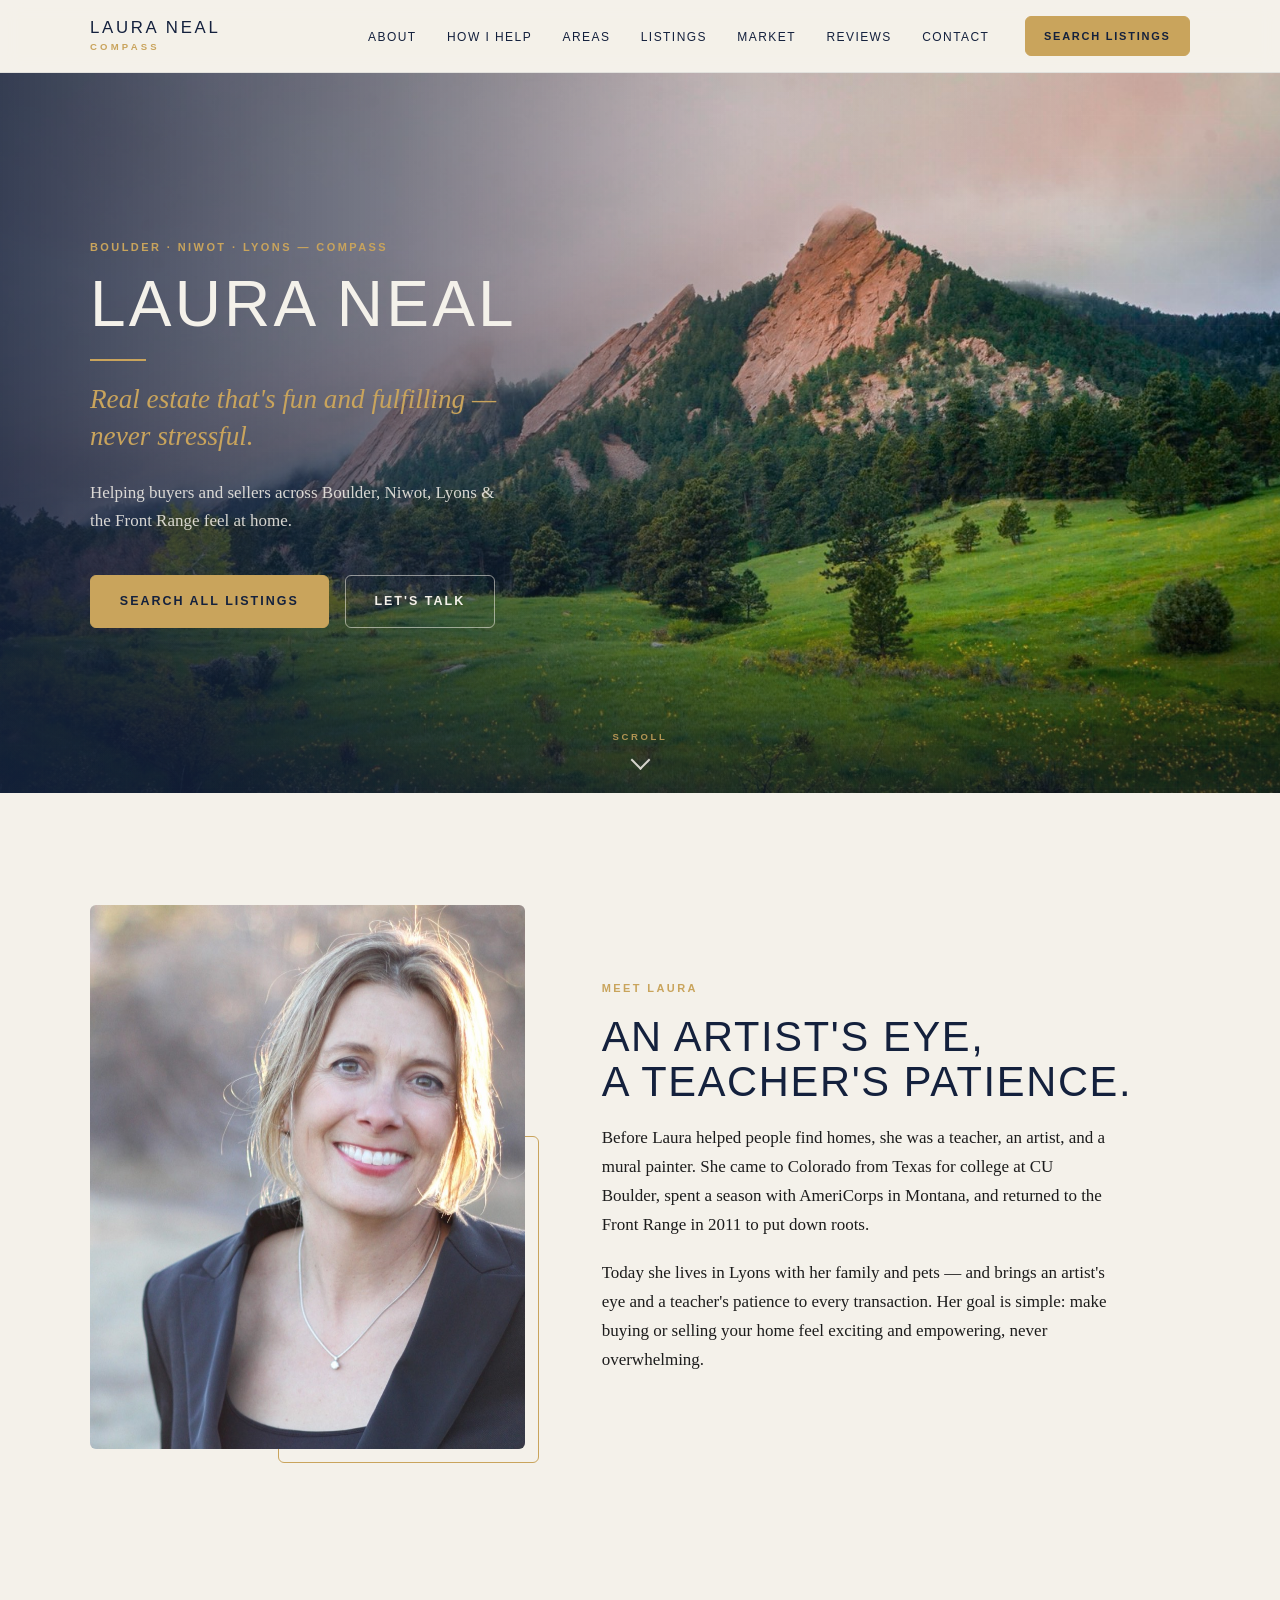
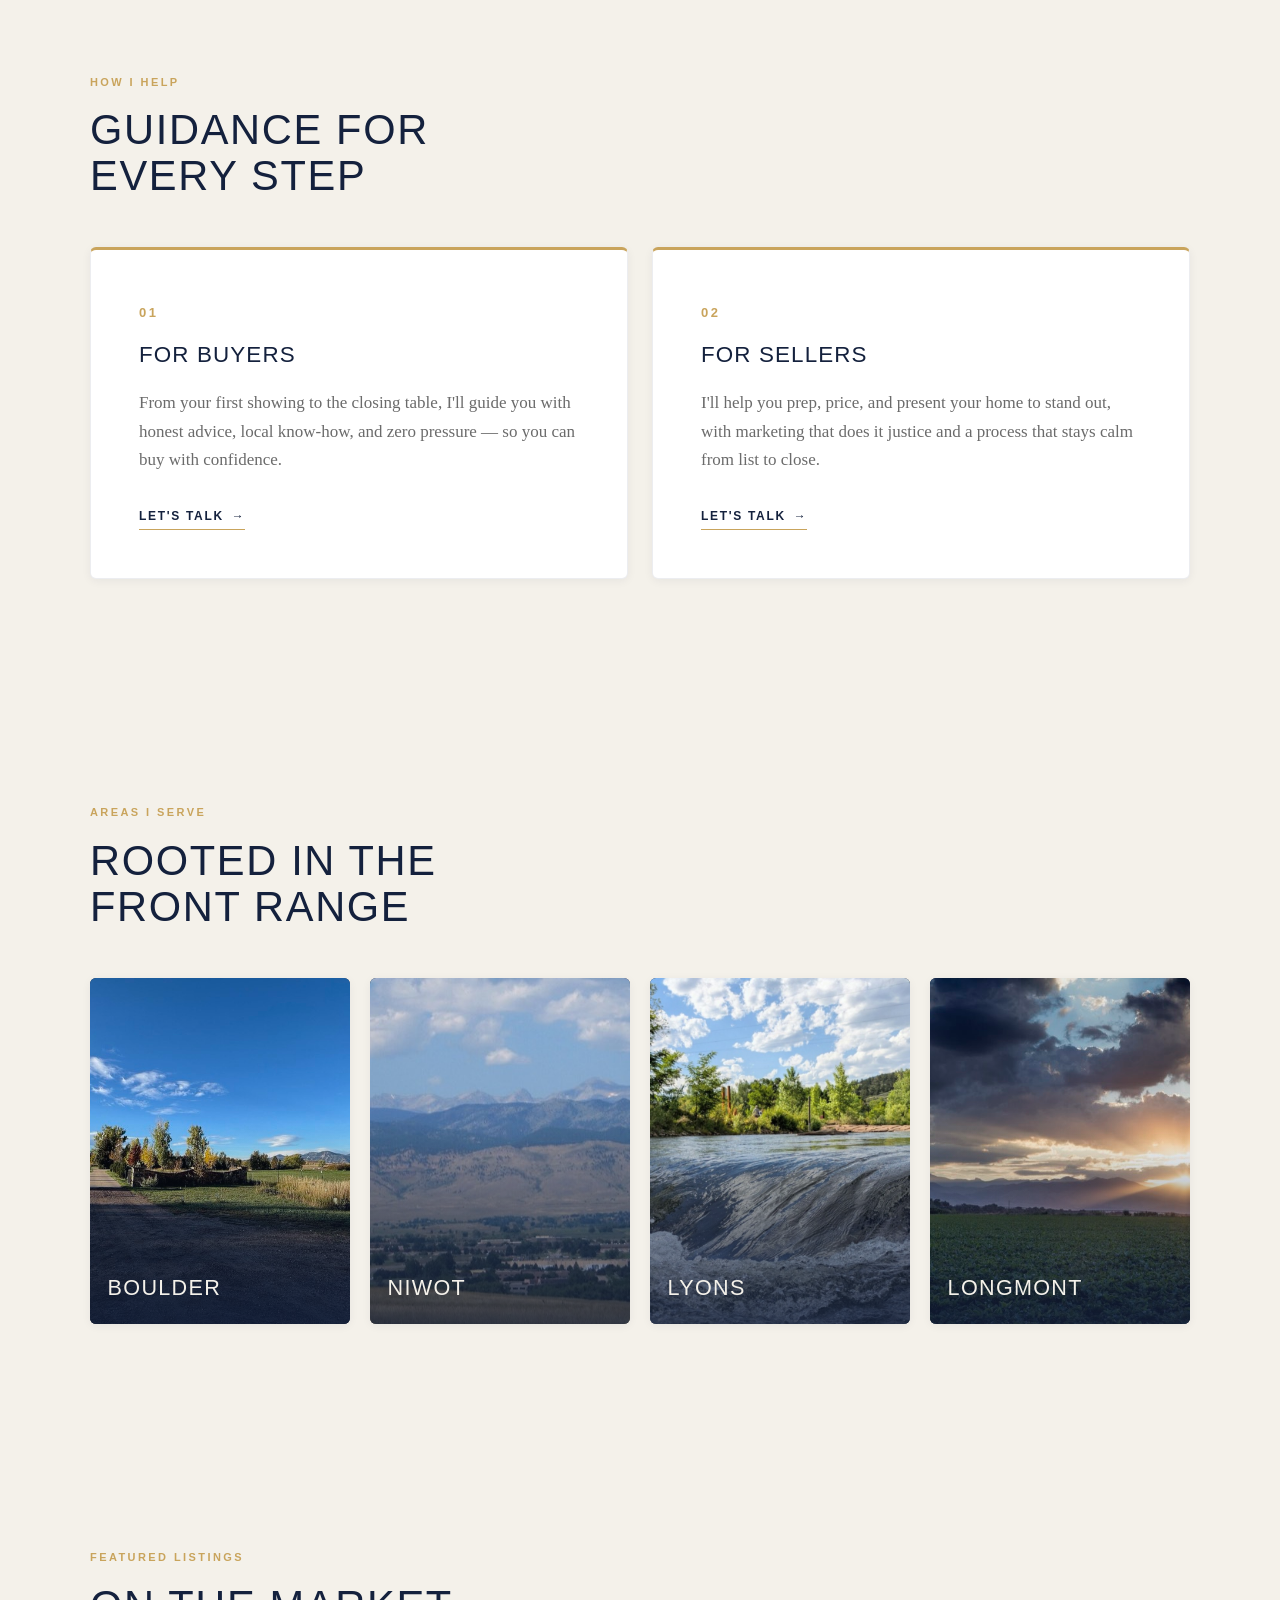
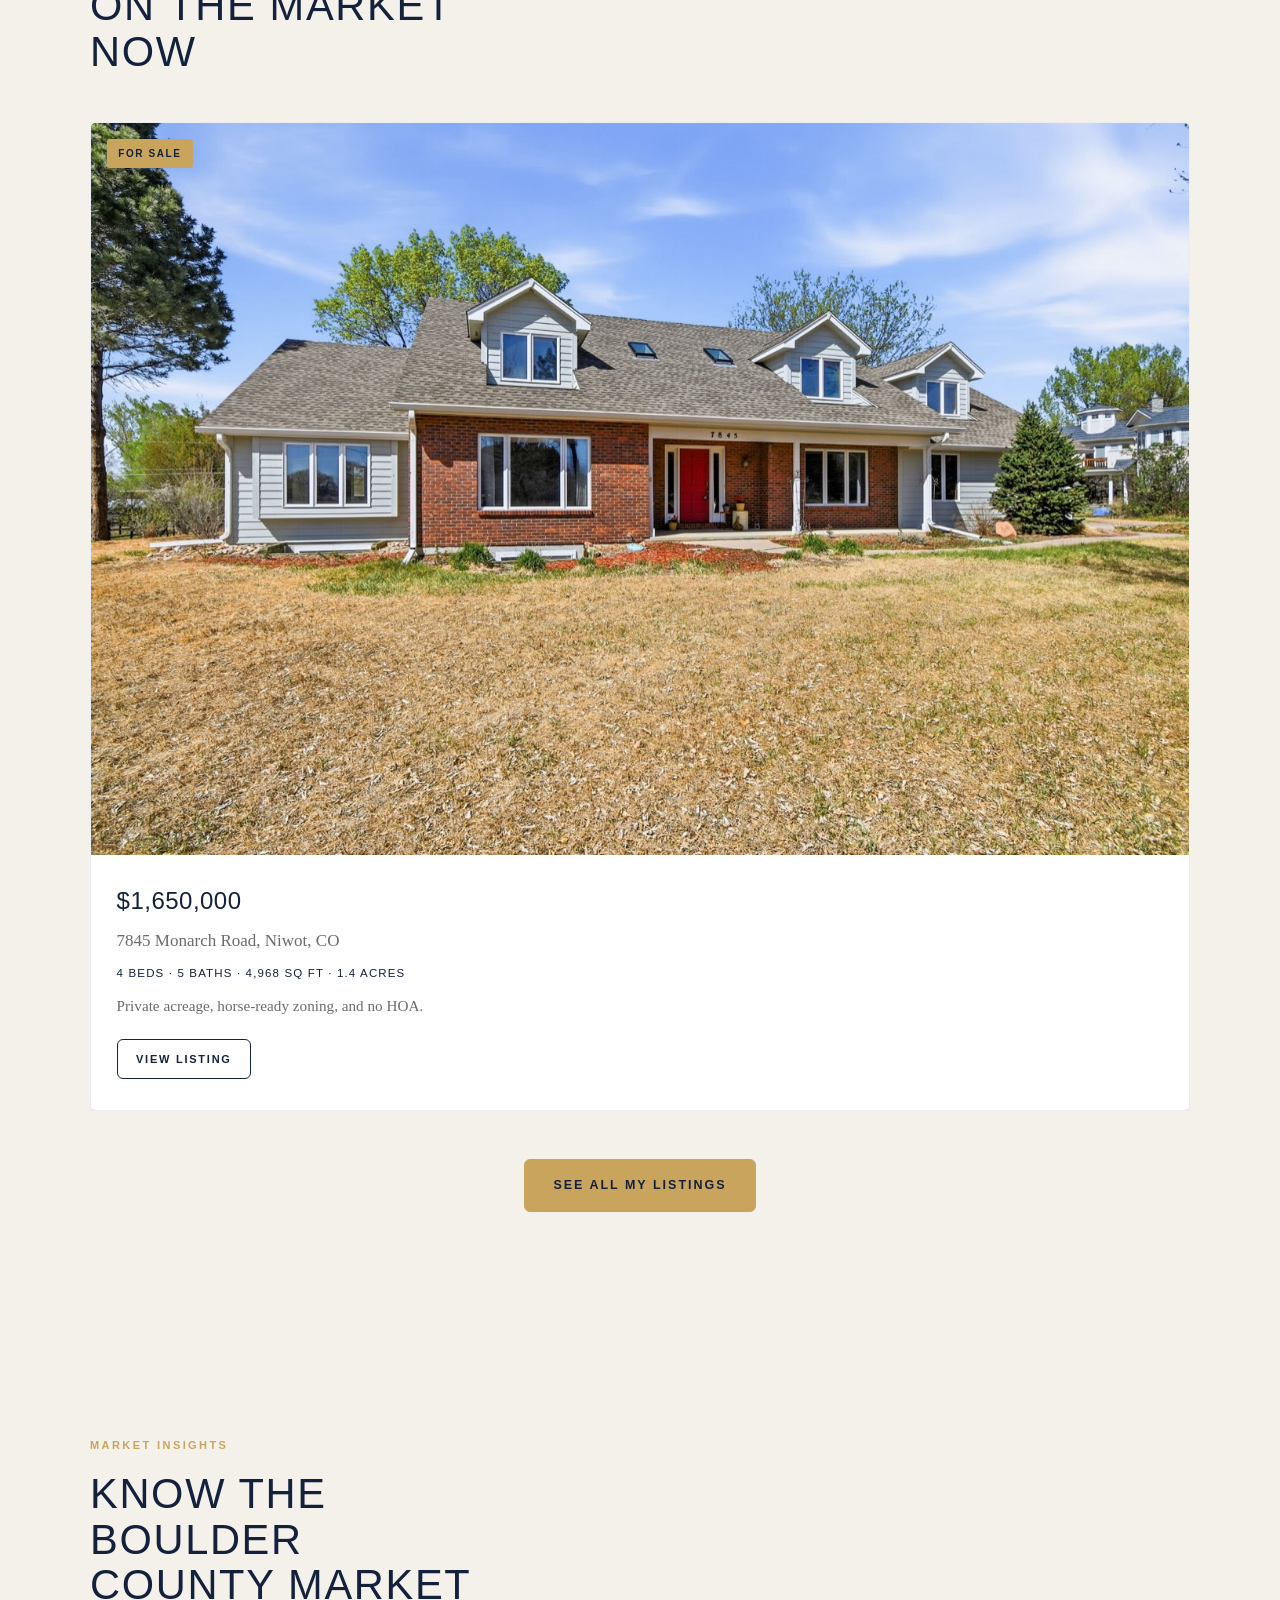
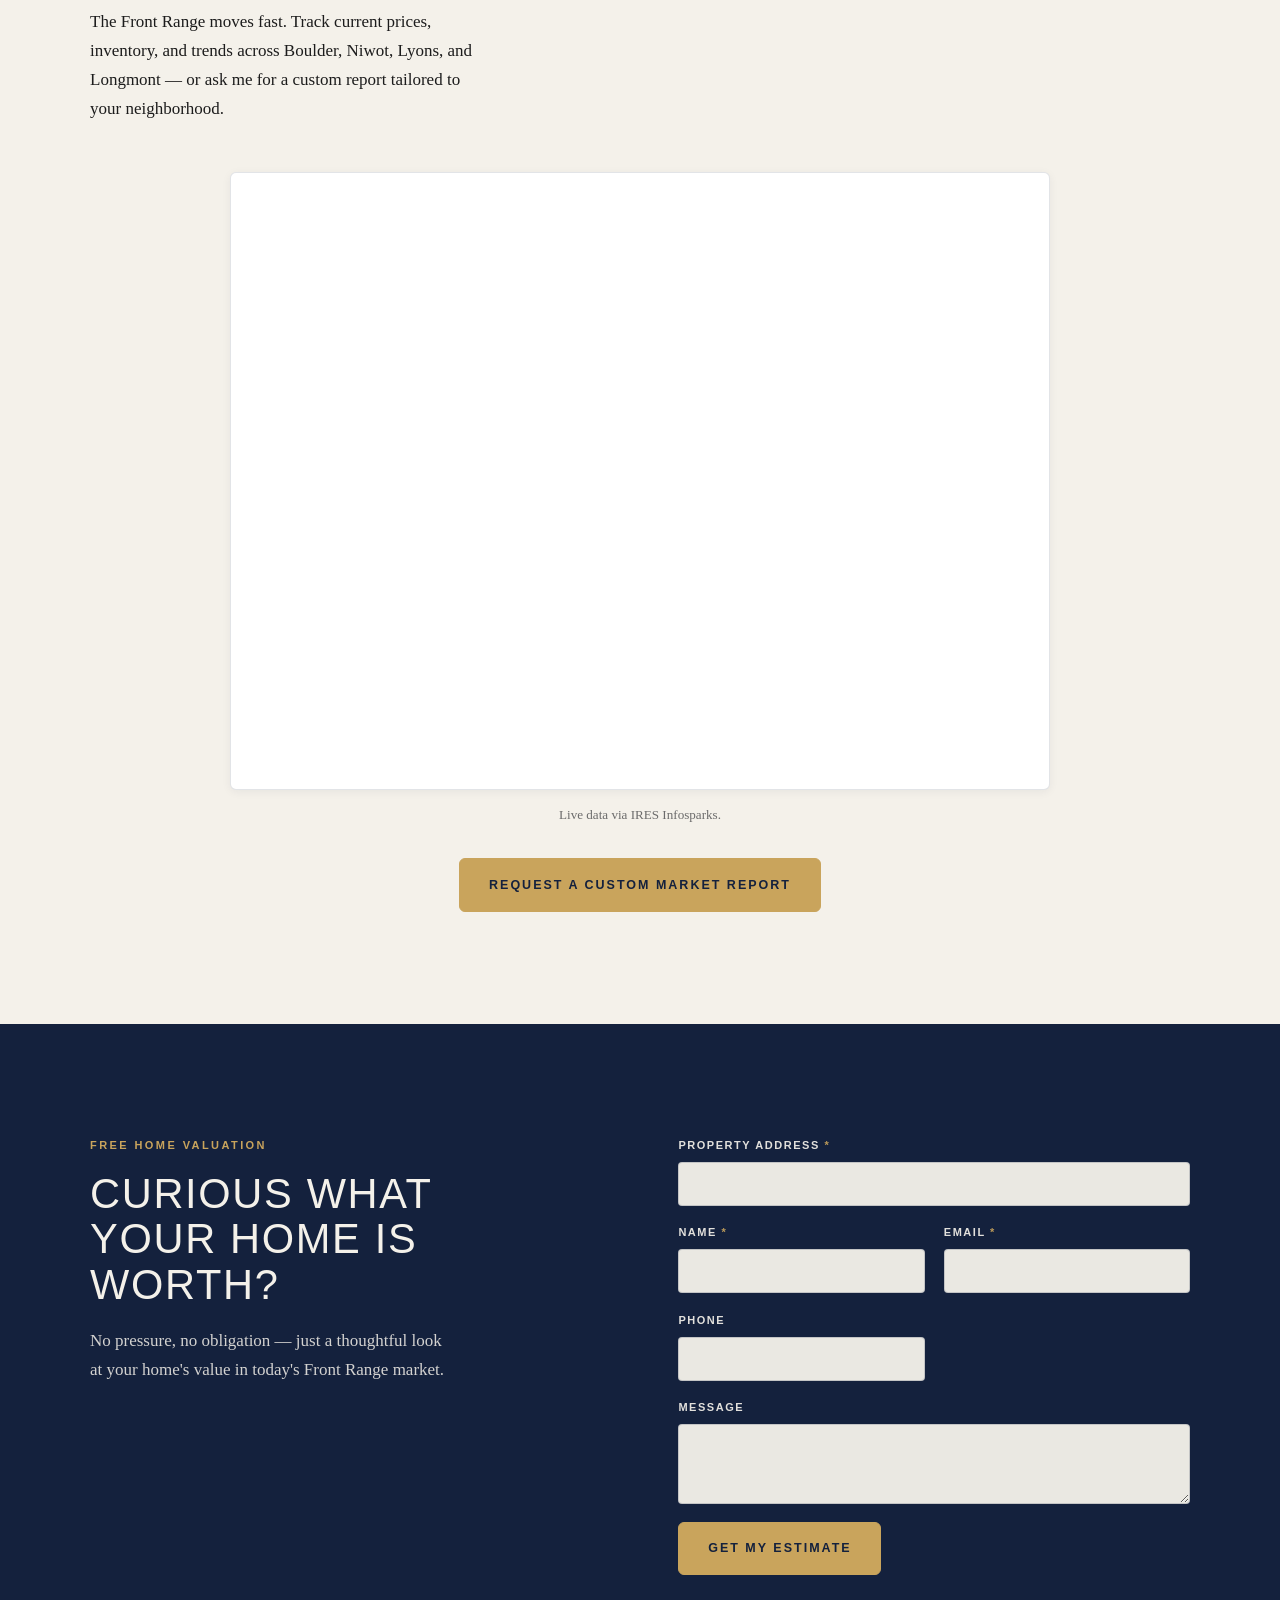
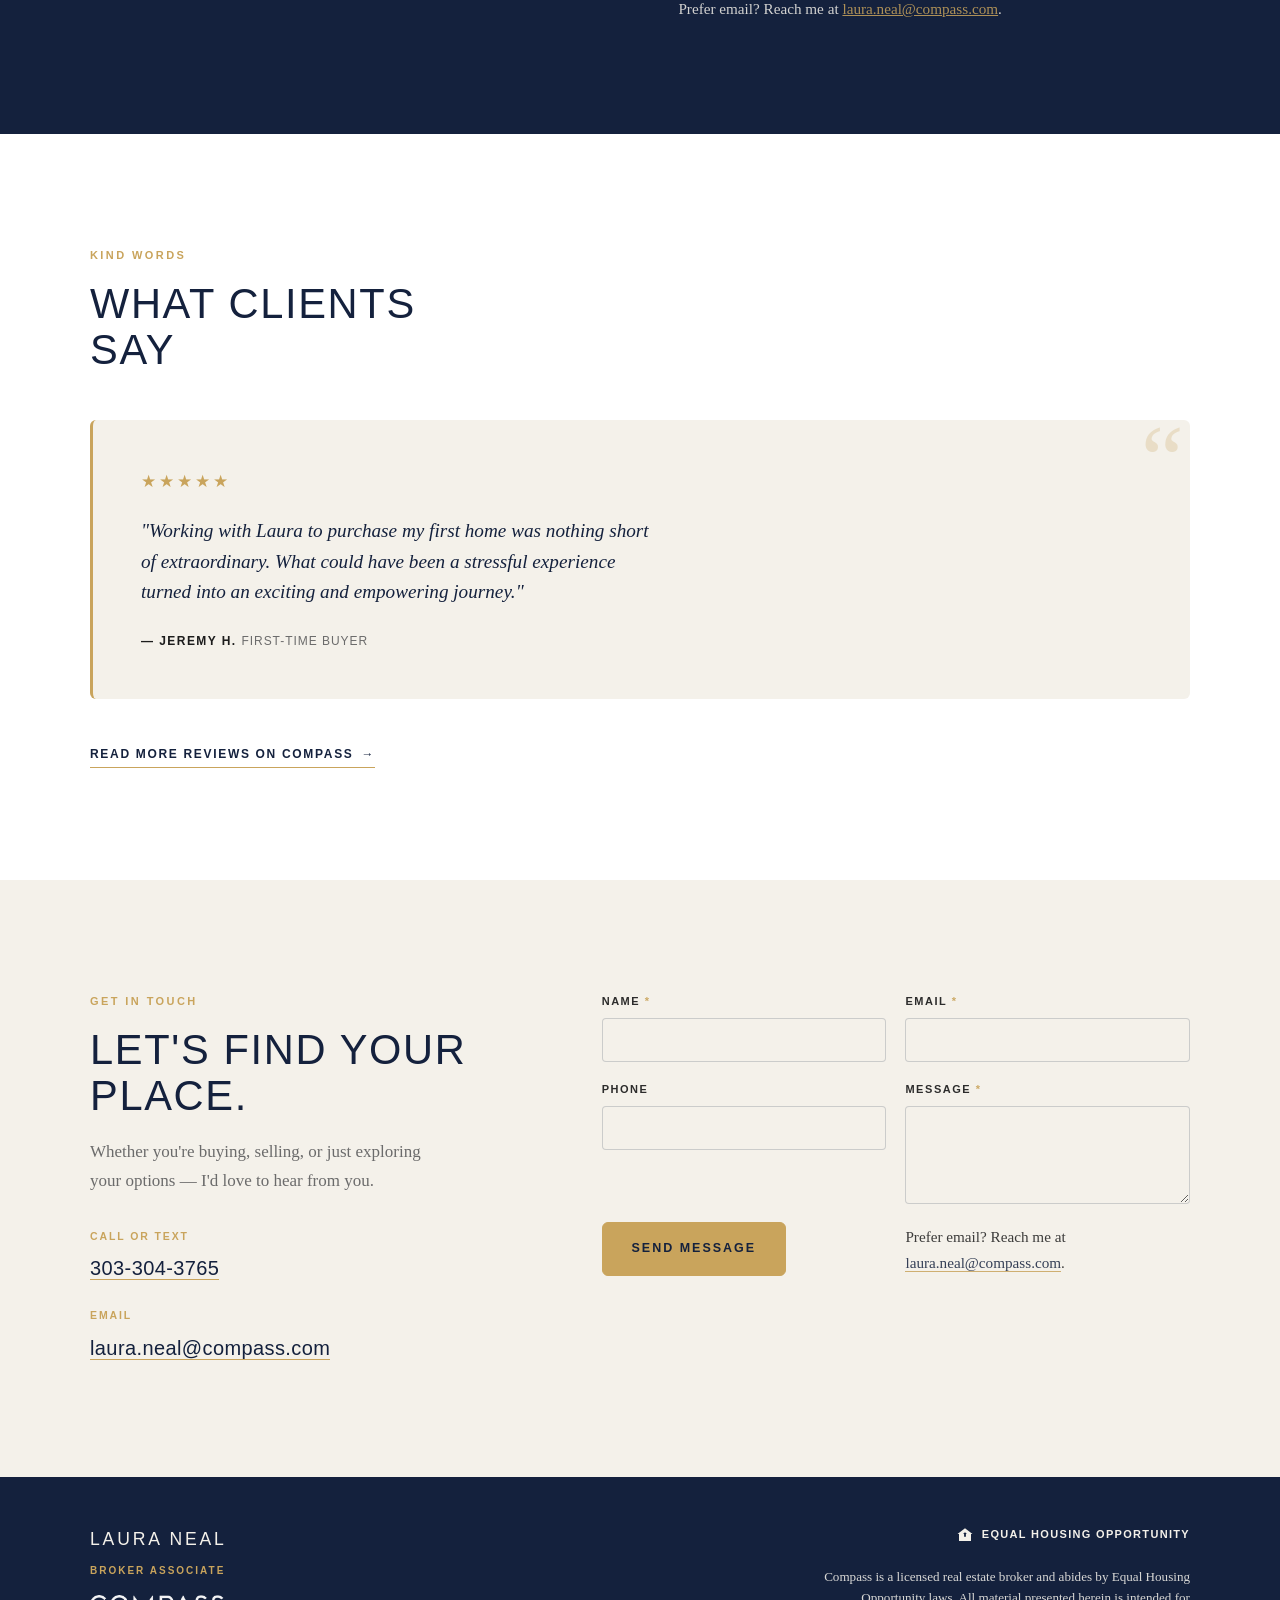
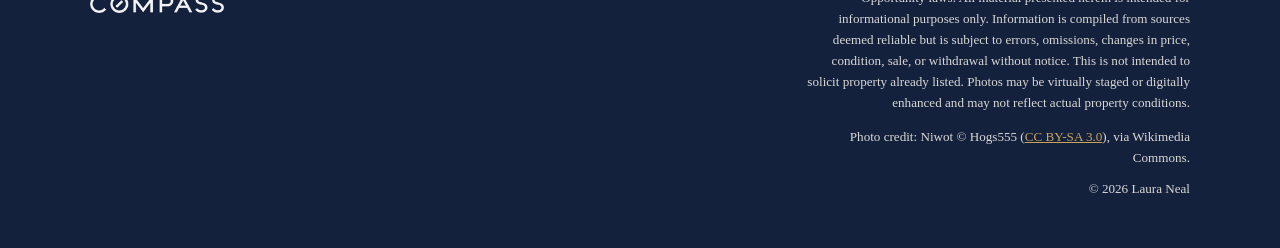
<file: index.html>
<!DOCTYPE html>
<html lang="en">
<head>
  <meta charset="UTF-8">
  <meta name="viewport" content="width=device-width, initial-scale=1.0">
  <title>Laura Neal · Boulder &amp; Niwot Realtor · Compass</title>
  <meta name="description" content="Laura Neal, Broker Associate at Compass, helps buyers and sellers across Boulder, Niwot, Lyons and the Front Range. Real estate that's fun and fulfilling — never stressful.">

  <!-- Canonical URL -->
  <link rel="canonical" href="https://lauranealhomes.com/">

  <!-- Open Graph / Facebook -->
  <meta property="og:type" content="website">
  <meta property="og:url" content="https://lauranealhomes.com/">
  <meta property="og:title" content="Laura Neal · Boulder &amp; Niwot Realtor · Compass">
  <meta property="og:description" content="Broker Associate at Compass helping buyers and sellers across Boulder, Niwot, Lyons and the Front Range. Real estate that's fun and fulfilling — never stressful.">
  <!-- Interim share image (the hero). Swap for a dedicated 1200x630 assets/og-image.jpg before heavy social sharing. -->
  <meta property="og:image" content="https://lauranealhomes.com/assets/hero.jpg">

  <!-- Twitter -->
  <meta name="twitter:card" content="summary_large_image">
  <meta name="twitter:title" content="Laura Neal · Boulder &amp; Niwot Realtor · Compass">
  <meta name="twitter:description" content="Broker Associate at Compass helping buyers and sellers across Boulder, Niwot, Lyons and the Front Range. Real estate that's fun and fulfilling — never stressful.">
  <meta name="twitter:image" content="https://lauranealhomes.com/assets/hero.jpg">

  <!-- Structured data -->
  <script type="application/ld+json">
  { "@context":"https://schema.org","@type":"RealEstateAgent","name":"Laura Neal",
    "jobTitle":"Broker Associate","telephone":"+1-303-304-3765","email":"laura.neal@compass.com",
    "areaServed":["Boulder, CO","Niwot, CO","Lyons, CO","Longmont, CO"],
    "memberOf":{"@type":"Organization","name":"Compass"},
    "url":"https://lauranealhomes.com/",
    "sameAs":["https://www.compass.com/agents/laura-neal/"] }
  </script>

  <!-- Inline SVG favicon: gold "LN" monogram on navy -->
  <link rel="icon" href="data:image/svg+xml,%3Csvg xmlns='http://www.w3.org/2000/svg' viewBox='0 0 32 32'%3E%3Crect width='32' height='32' rx='6' fill='%2314213d'/%3E%3Ctext x='16' y='22' font-family='Helvetica,Arial,sans-serif' font-size='15' font-weight='600' fill='%23c9a45c' text-anchor='middle'%3ELN%3C/text%3E%3C/svg%3E">
  <link rel="stylesheet" href="css/styles.css">
</head>
<body>

  <a class="skip-link" href="#main">Skip to content</a>

  <!-- ============ HEADER / NAV ============ -->
  <header class="site-header" id="top">
    <div class="container header-inner">
      <a href="#top" class="wordmark" aria-label="Laura Neal — home">
        <span class="wordmark-main">Laura Neal</span>
        <span class="wordmark-sub">Compass</span>
      </a>

      <nav class="nav" id="primary-nav" aria-label="Primary">
        <ul class="nav-list">
          <li><a href="#about">About</a></li>
          <li><a href="#help">How I Help</a></li>
          <li><a href="#areas">Areas</a></li>
          <li><a href="#listings">Listings</a></li>
          <li><a href="#market">Market</a></li>
          <li><a href="#reviews">Reviews</a></li>
          <li><a href="#contact">Contact</a></li>
        </ul>
        <a class="btn btn-sm nav-cta" href="search.html">Search Listings</a>
      </nav>

      <button class="nav-toggle" aria-label="Menu" aria-expanded="false" aria-controls="primary-nav">
        <span class="nav-toggle-bar"></span>
        <span class="nav-toggle-bar"></span>
        <span class="nav-toggle-bar"></span>
      </button>
    </div>
  </header>

  <main id="main">

    <!-- ============ HERO ============ -->
    <section class="hero" id="hero">
      <!-- Hero photo: the Flatirons over a Boulder meadow. Source: Pexels (free, no attribution required). Swap for Laura's own shot anytime. -->
      <div class="hero-media" aria-hidden="true">
        <img class="hero-photo" src="assets/hero.jpg" alt="" decoding="async" fetchpriority="high">
      </div>
      <div class="container hero-inner">
        <!-- hero-anim children fade-up in sequence once body.loaded is set (see main.js) -->
        <p class="eyebrow hero-anim">Boulder · Niwot · Lyons — Compass</p>
        <h1 class="hero-title hero-anim">Laura Neal</h1>
        <p class="hero-tagline hero-anim">Real estate that's fun and fulfilling — never stressful.</p>
        <p class="hero-sub hero-anim">Helping buyers and sellers across Boulder, Niwot, Lyons &amp; the Front Range feel at home.</p>
        <div class="hero-actions hero-anim">
          <a class="btn" href="search.html">Search All Listings</a>
          <a class="btn btn-ghost btn-ghost-light" href="#contact">Let's Talk</a>
        </div>
      </div>
      <!-- Scroll cue: bounces gently, hidden under reduced-motion and once the user scrolls -->
      <a class="scroll-cue" href="#about" aria-label="Scroll to content">
        <span class="scroll-cue-label">Scroll</span>
        <span class="scroll-cue-chevron" aria-hidden="true"></span>
      </a>
    </section>

    <!-- ============ ABOUT ============ -->
    <section class="section about" id="about">
      <div class="container about-grid">
        <div class="about-portrait reveal">
          <img class="portrait-photo" src="assets/laura.jpg" alt="Laura Neal, Broker Associate at Compass" loading="lazy" decoding="async">
        </div>
        <div class="about-text reveal">
          <p class="eyebrow">Meet Laura</p>
          <h2 class="section-title">An artist's eye,<br>a teacher's patience.</h2>
          <p>Before Laura helped people find homes, she was a teacher, an artist, and a mural painter. She came to Colorado from Texas for college at CU Boulder, spent a season with AmeriCorps in Montana, and returned to the Front Range in 2011 to put down roots.</p>
          <p>Today she lives in Lyons with her family and pets — and brings an artist's eye and a teacher's patience to every transaction. Her goal is simple: make buying or selling your home feel exciting and empowering, never overwhelming.</p>
        </div>
      </div>
    </section>

    <!-- ============ HOW I HELP ============ -->
    <section class="section help" id="help">
      <div class="container">
        <div class="section-head reveal">
          <p class="eyebrow">How I Help</p>
          <h2 class="section-title">Guidance for every step</h2>
        </div>
        <div class="help-grid">
          <article class="help-card reveal">
            <span class="help-num">01</span>
            <h3 class="help-card-title">For Buyers</h3>
            <p>From your first showing to the closing table, I'll guide you with honest advice, local know-how, and zero pressure — so you can buy with confidence.</p>
            <a class="text-link" href="#contact">Let's talk <span aria-hidden="true">→</span></a>
          </article>
          <article class="help-card reveal" style="--reveal-delay:120ms">
            <span class="help-num">02</span>
            <h3 class="help-card-title">For Sellers</h3>
            <p>I'll help you prep, price, and present your home to stand out, with marketing that does it justice and a process that stays calm from list to close.</p>
            <a class="text-link" href="#contact">Let's talk <span aria-hidden="true">→</span></a>
          </article>
        </div>
      </div>
    </section>

    <!-- ============ AREAS I SERVE ============ -->
    <section class="section areas" id="areas">
      <div class="container">
        <div class="section-head reveal">
          <p class="eyebrow">Areas I Serve</p>
          <h2 class="section-title">Rooted in the Front Range</h2>
        </div>
        <!-- Each card links to its dedicated area page (boulder.html, niwot.html, etc.). -->
        <div class="areas-grid">
          <a class="area-card reveal" href="boulder.html" data-area="Boulder">
            <img class="area-photo" src="assets/area-boulder.jpg" alt="" loading="lazy" decoding="async">
            <span class="area-name">Boulder</span>
            <span class="area-overlay" aria-hidden="true"><span class="area-explore">Explore <span aria-hidden="true">→</span></span></span>
          </a>
          <a class="area-card reveal" href="niwot.html" data-area="Niwot" style="--reveal-delay:90ms">
            <img class="area-photo" src="assets/area-niwot.jpg" alt="" loading="lazy" decoding="async">
            <span class="area-name">Niwot</span>
            <span class="area-overlay" aria-hidden="true"><span class="area-explore">Explore <span aria-hidden="true">→</span></span></span>
          </a>
          <a class="area-card reveal" href="lyons.html" data-area="Lyons" style="--reveal-delay:180ms">
            <img class="area-photo" src="assets/area-lyons.jpg" alt="" loading="lazy" decoding="async">
            <span class="area-name">Lyons</span>
            <span class="area-overlay" aria-hidden="true"><span class="area-explore">Explore <span aria-hidden="true">→</span></span></span>
          </a>
          <a class="area-card reveal" href="longmont.html" data-area="Longmont" style="--reveal-delay:270ms">
            <img class="area-photo" src="assets/area-longmont.jpg" alt="" loading="lazy" decoding="async">
            <span class="area-name">Longmont</span>
            <span class="area-overlay" aria-hidden="true"><span class="area-explore">Explore <span aria-hidden="true">→</span></span></span>
          </a>
        </div>
      </div>
    </section>

    <!-- ============ FEATURED LISTINGS ============ -->
    <section class="section listings" id="listings">
      <div class="container">
        <div class="section-head reveal">
          <p class="eyebrow">Featured Listings</p>
          <h2 class="section-title">On the market now</h2>
        </div>

        <!-- Carousel: JS adds .is-carousel + arrows/dots only when 2+ slides exist.
             With a single listing it degrades to a plain card (no arrows/dots/auto-advance).
             Add more <article class="listing-card"> slides inside .carousel-track to enable sliding. -->
        <div class="carousel reveal" data-carousel data-autoplay="6000">
          <button class="carousel-arrow carousel-prev" type="button" aria-label="Previous listing" hidden>
            <span aria-hidden="true">‹</span>
          </button>

          <div class="carousel-viewport">
            <div class="carousel-track" role="list">
              <article class="listing-card" role="listitem">
                <div class="listing-media" aria-hidden="true">
                  <img src="assets/listing-monarch.jpg" alt="" loading="lazy" decoding="async">
                  <span class="listing-tag">For Sale</span>
                  <!-- Gold overlay fades in on card hover/focus (enhancement only) -->
                  <span class="listing-overlay"><span class="listing-overlay-btn">View Listing</span></span>
                </div>
                <div class="listing-body">
                  <p class="listing-price">$1,650,000</p>
                  <p class="listing-address">7845 Monarch Road, Niwot, CO</p>
                  <p class="listing-specs">4 Beds &middot; 5 Baths &middot; 4,968 Sq Ft &middot; 1.4 Acres</p>
                  <p class="listing-note">Private acreage, horse-ready zoning, and no HOA.</p>
                  <a class="btn btn-ghost btn-sm listing-link" href="https://www.compass.com/homedetails/7845-Monarch-Rd-Niwot-CO-80503/12WBYY_pid/" target="_blank" rel="noopener">View Listing</a>
                </div>
              </article>
            </div>
          </div>

          <button class="carousel-arrow carousel-next" type="button" aria-label="Next listing" hidden>
            <span aria-hidden="true">›</span>
          </button>

          <div class="carousel-dots" role="tablist" aria-label="Choose listing" hidden></div>
        </div>

        <div class="listings-cta">
          <a class="btn" href="https://www.compass.com/agents/laura-neal/" target="_blank" rel="noopener">See All My Listings</a>
        </div>
      </div>
    </section>

    <!-- ============ MARKET INSIGHTS ============ -->
    <section class="section market" id="market">
      <div class="container">
        <div class="section-head reveal">
          <p class="eyebrow">Market Insights</p>
          <h2 class="section-title">Know the Boulder County market</h2>
          <p>The Front Range moves fast. Track current prices, inventory, and trends across Boulder, Niwot, Lyons, and Longmont — or ask me for a custom report tailored to your neighborhood.</p>
        </div>

        <!-- Live IRES Infosparks chart (Boulder County). To add more charts, drop additional
             iframes inside .market-embed; they'll wrap and stay responsive. -->
        <div class="market-embed reveal">
          <!-- The Infosparks chart renders at a fixed 800x600; .market-frame + JS scale it
               down proportionally to fit narrow screens (see scaleMarketFrames in main.js). -->
          <div class="market-frame">
            <iframe src="https://ires.stats.10kresearch.com/infoserv/s-v1/GEub-fLx?w=800&h=600"
                    title="Boulder County market trends — IRES Infosparks"
                    width="800" height="600" loading="lazy"></iframe>
          </div>
        </div>
        <p class="market-source">Live data via IRES Infosparks.</p>

        <div class="market-cta reveal">
          <a class="btn" href="#contact">Request a custom market report</a>
        </div>
      </div>
    </section>

    <!-- ============ HOME VALUATION (band) ============ -->
    <section class="section band valuation" id="valuation">
      <div class="container valuation-inner">
        <div class="valuation-head">
          <p class="eyebrow">Free Home Valuation</p>
          <h2 class="section-title">Curious what your home is worth?</h2>
          <p class="valuation-lead">No pressure, no obligation — just a thoughtful look at your home's value in today's Front Range market.</p>
        </div>
        <!-- Web3Forms: paste Laura's access key (free, get it in ~30s at web3forms.com) into the value below. Until then forms fall back to the visible "email me" link. -->
        <form class="form valuation-form" action="https://api.web3forms.com/submit" method="POST" data-enhance>
          <input type="hidden" name="access_key" value="003801b2-cacf-47a3-b7a9-e14892cac6a2">
          <input type="hidden" name="subject" value="New home valuation request — laura-neal site">
          <input type="hidden" name="from_name" value="Laura Neal Website">
          <input type="checkbox" name="botcheck" class="hp" tabindex="-1" autocomplete="off" aria-hidden="true">
          <div class="field field-full">
            <label for="v-address">Property address <span class="req">*</span></label>
            <input id="v-address" name="address" type="text" required aria-required="true" autocomplete="street-address">
          </div>
          <div class="field">
            <label for="v-name">Name <span class="req">*</span></label>
            <input id="v-name" name="name" type="text" required aria-required="true" autocomplete="name">
          </div>
          <div class="field">
            <label for="v-email">Email <span class="req">*</span></label>
            <input id="v-email" name="email" type="email" required aria-required="true" autocomplete="email">
          </div>
          <div class="field">
            <label for="v-phone">Phone</label>
            <input id="v-phone" name="phone" type="tel" autocomplete="tel">
          </div>
          <div class="field field-full">
            <label for="v-message">Message</label>
            <textarea id="v-message" name="message" rows="3"></textarea>
          </div>
          <div class="form-foot field-full">
            <button class="btn" type="submit">Get My Estimate</button>
            <p class="form-status" role="status" aria-live="polite"></p>
          </div>
          <p class="form-fallback field-full">Prefer email? Reach me at <a href="mailto:laura.neal@compass.com">laura.neal@compass.com</a>.</p>
        </form>
      </div>
    </section>

    <!-- ============ REVIEWS ============ -->
    <section class="section reviews" id="reviews">
      <div class="container">
        <div class="section-head reveal">
          <p class="eyebrow">Kind Words</p>
          <h2 class="section-title">What clients say</h2>
        </div>
        <ul class="reviews-list">
          <li class="review-card reveal">
            <div class="stars" role="img" aria-label="5 out of 5 stars">
              <span aria-hidden="true">★</span><span aria-hidden="true">★</span><span aria-hidden="true">★</span><span aria-hidden="true">★</span><span aria-hidden="true">★</span>
            </div>
            <blockquote class="review-quote">
              "Working with Laura to purchase my first home was nothing short of extraordinary. What could have been a stressful experience turned into an exciting and empowering journey."
            </blockquote>
            <p class="review-author">— Jeremy H. <span class="review-role">First-time buyer</span></p>
          </li>
        </ul>
        <div class="reviews-cta">
          <a class="text-link" href="https://www.compass.com/agents/laura-neal/" target="_blank" rel="noopener">Read more reviews on Compass <span aria-hidden="true">→</span></a>
        </div>
      </div>
    </section>

    <!-- ============ CONTACT ============ -->
    <section class="section contact" id="contact">
      <div class="container contact-grid">
        <div class="contact-info reveal">
          <p class="eyebrow">Get In Touch</p>
          <h2 class="section-title">Let's find your place.</h2>
          <p class="contact-blurb">Whether you're buying, selling, or just exploring your options — I'd love to hear from you.</p>
          <ul class="contact-list">
            <li>
              <span class="contact-label">Call or text</span>
              <a class="contact-value" href="tel:303-304-3765">303-304-3765</a>
            </li>
            <li>
              <span class="contact-label">Email</span>
              <a class="contact-value" href="mailto:laura.neal@compass.com">laura.neal@compass.com</a>
            </li>
          </ul>
        </div>
        <form class="form contact-form reveal" action="https://api.web3forms.com/submit" method="POST" data-enhance style="--reveal-delay:120ms">
          <input type="hidden" name="access_key" value="003801b2-cacf-47a3-b7a9-e14892cac6a2">
          <input type="hidden" name="subject" value="New contact — laura-neal site">
          <input type="hidden" name="from_name" value="Laura Neal Website">
          <input type="checkbox" name="botcheck" class="hp" tabindex="-1" autocomplete="off" aria-hidden="true">
          <div class="field">
            <label for="c-name">Name <span class="req">*</span></label>
            <input id="c-name" name="name" type="text" required aria-required="true" autocomplete="name">
          </div>
          <div class="field">
            <label for="c-email">Email <span class="req">*</span></label>
            <input id="c-email" name="email" type="email" required aria-required="true" autocomplete="email">
          </div>
          <div class="field">
            <label for="c-phone">Phone</label>
            <input id="c-phone" name="phone" type="tel" autocomplete="tel">
          </div>
          <div class="field">
            <label for="c-message">Message <span class="req">*</span></label>
            <textarea id="c-message" name="message" rows="4" required aria-required="true"></textarea>
          </div>
          <div class="form-foot">
            <button class="btn" type="submit">Send Message</button>
            <p class="form-status" role="status" aria-live="polite"></p>
          </div>
          <p class="form-fallback">Prefer email? Reach me at <a href="mailto:laura.neal@compass.com">laura.neal@compass.com</a>.</p>
        </form>
      </div>
    </section>

  </main>

  <!-- ============ FOOTER ============ -->
  <footer class="site-footer">
    <div class="container footer-inner">
      <div class="footer-brand">
        <span class="footer-name">Laura Neal</span>
        <span class="footer-title">Broker Associate</span>
        <img class="footer-compass" src="assets/compass-white.png" alt="Compass" width="134" height="18">
      </div>
      <div class="footer-meta">
        <p class="footer-disclosure">
          <span class="eho" role="img" aria-label="Equal Housing Opportunity">
            <svg viewBox="0 0 24 24" width="18" height="18" aria-hidden="true" focusable="false">
              <path fill="currentColor" d="M12 3 2 10.5h2V20h16v-9.5h2L12 3Zm0 5.2 2.6 2.6h-1.4v3.4h-2.4v-3.4H9.4L12 8.2Z"/>
            </svg>
            Equal Housing Opportunity
          </span>
        </p>
        <p class="footer-fine">Compass is a licensed real estate broker and abides by Equal Housing Opportunity laws. All material presented herein is intended for informational purposes only. Information is compiled from sources deemed reliable but is subject to errors, omissions, changes in price, condition, sale, or withdrawal without notice. This is not intended to solicit property already listed. Photos may be virtually staged or digitally enhanced and may not reflect actual property conditions.</p>
        <p class="footer-fine footer-credit">Photo credit: Niwot © Hogs555 (<a href="https://creativecommons.org/licenses/by-sa/3.0/" target="_blank" rel="noopener">CC BY-SA 3.0</a>), via Wikimedia Commons.</p>
        <p class="footer-copy">© 2026 Laura Neal</p>
      </div>
    </div>
  </footer>

  <script src="js/main.js"></script>
</body>
</html>
</file>
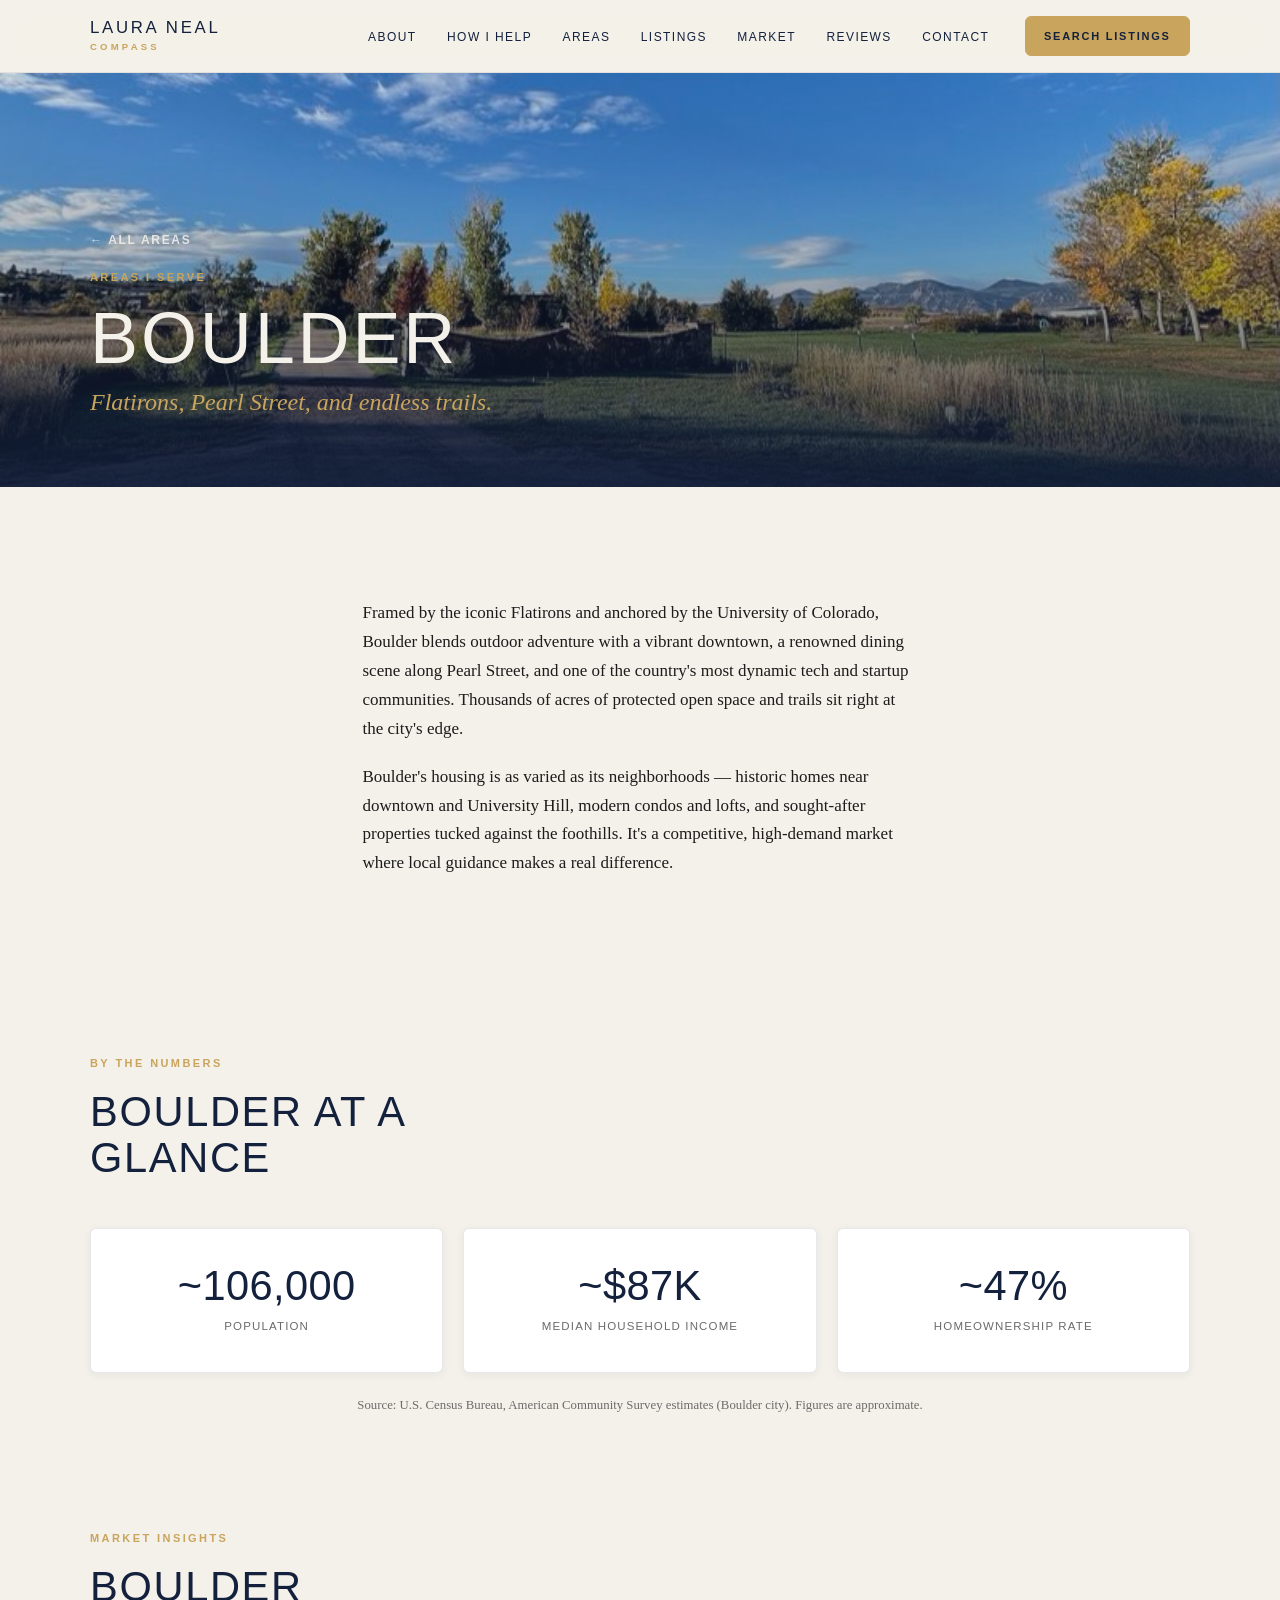
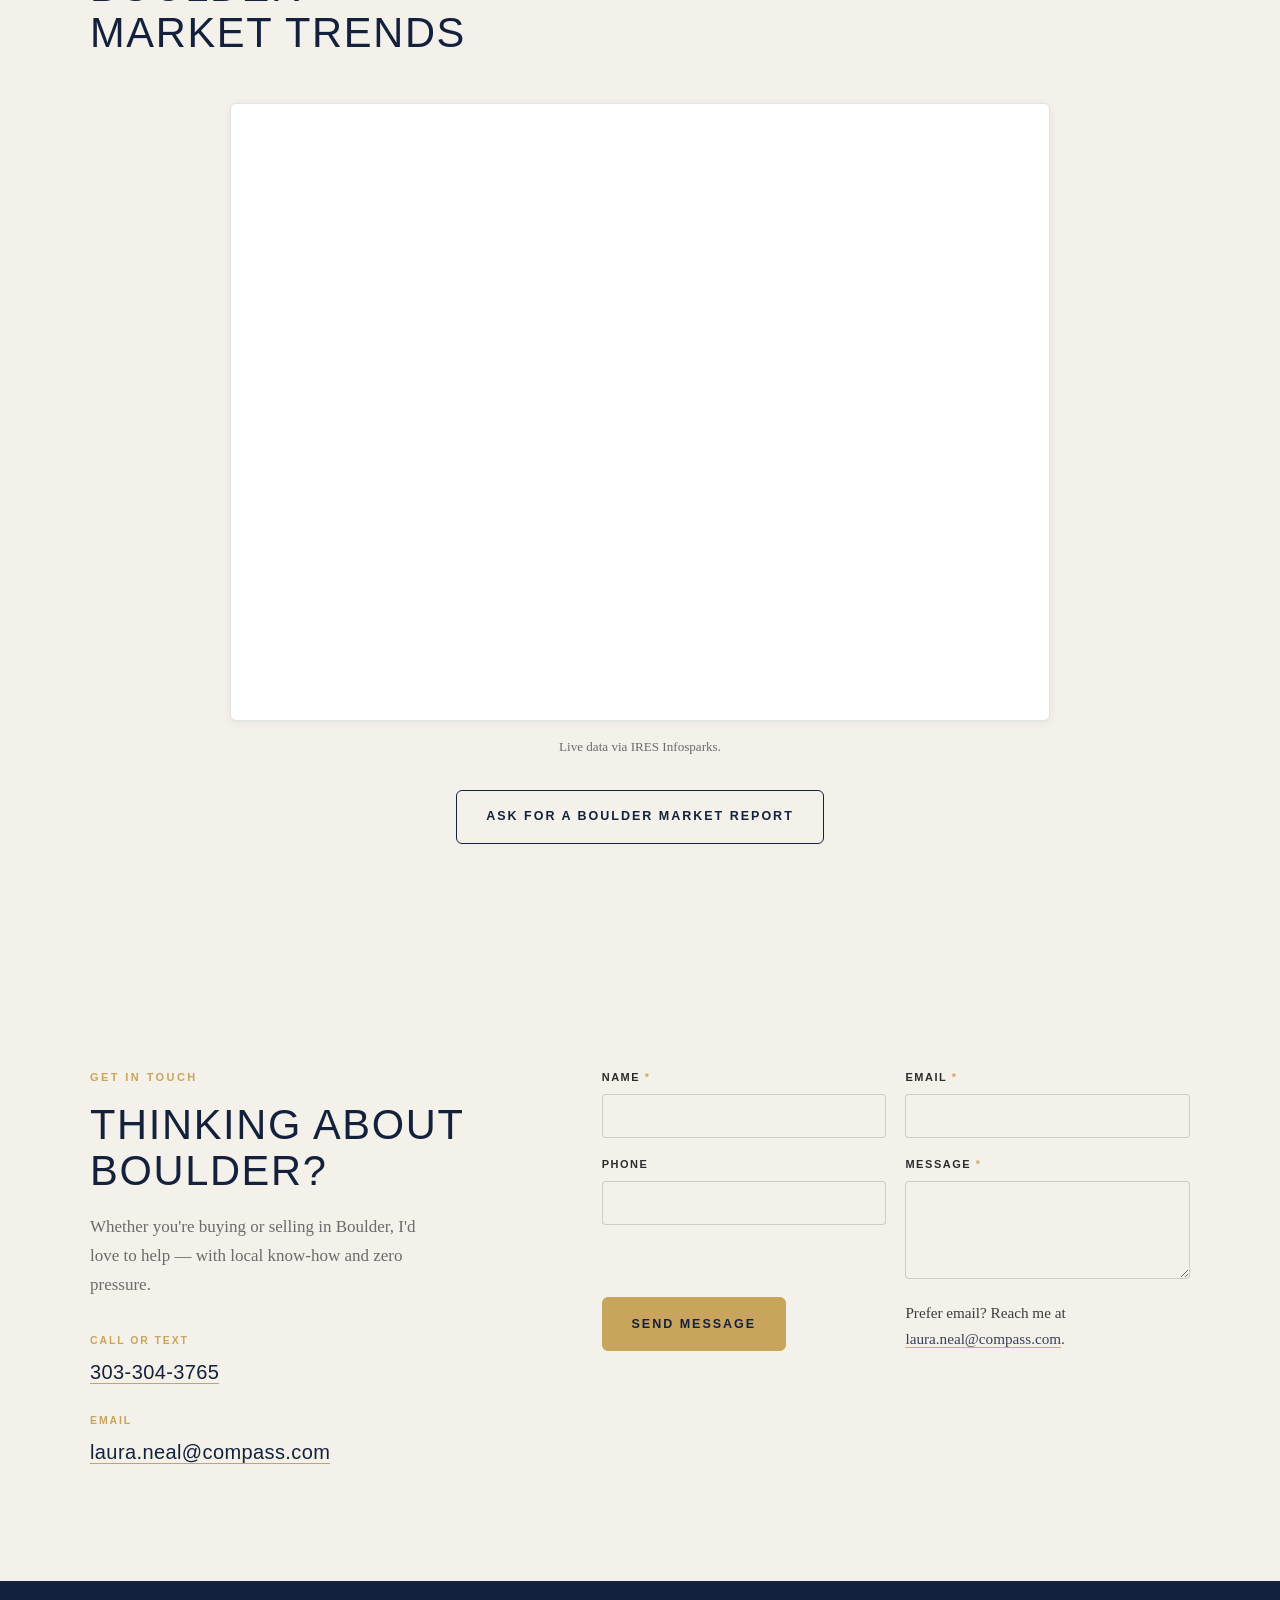
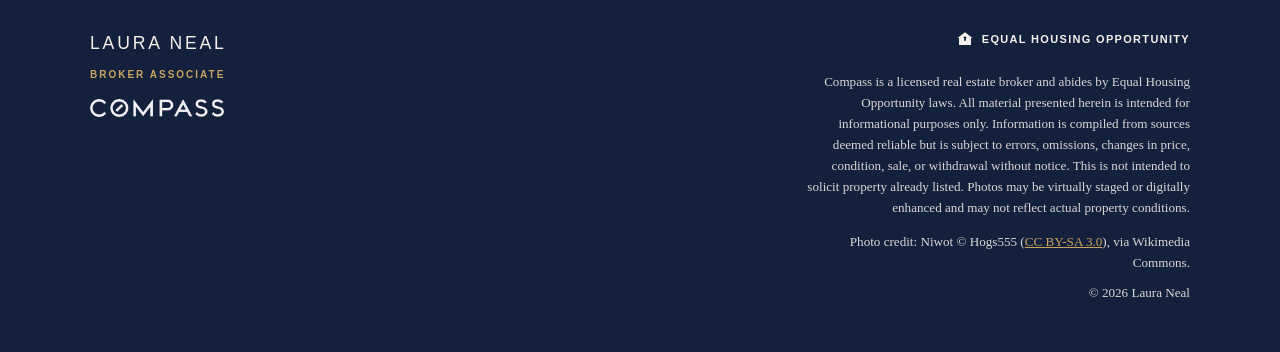
<file: boulder.html>
<!DOCTYPE html>
<html lang="en">
<head>
  <meta charset="UTF-8">
  <meta name="viewport" content="width=device-width, initial-scale=1.0">
  <title>Boulder, Colorado Homes &amp; Market — Laura Neal · Compass</title>
  <meta name="description" content="Living in Boulder, CO: the Flatirons, Pearl Street, CU, and endless trails. Area overview, local stats, and market trends from Laura Neal, Broker Associate at Compass.">
  <link rel="canonical" href="https://lauranealhomes.com/boulder.html">

  <meta property="og:type" content="website">
  <meta property="og:url" content="https://lauranealhomes.com/boulder.html">
  <meta property="og:title" content="Boulder, Colorado Homes &amp; Market — Laura Neal · Compass">
  <meta property="og:description" content="Area overview, local stats, and market trends for Boulder, CO — with Laura Neal, Broker Associate at Compass.">
  <meta property="og:image" content="https://lauranealhomes.com/assets/area-boulder.jpg">
  <meta name="twitter:card" content="summary_large_image">
  <meta name="twitter:title" content="Boulder, Colorado Homes &amp; Market — Laura Neal">
  <meta name="twitter:image" content="https://lauranealhomes.com/assets/area-boulder.jpg">

  <link rel="icon" href="data:image/svg+xml,%3Csvg xmlns='http://www.w3.org/2000/svg' viewBox='0 0 32 32'%3E%3Crect width='32' height='32' rx='6' fill='%2314213d'/%3E%3Ctext x='16' y='22' font-family='Helvetica,Arial,sans-serif' font-size='15' font-weight='600' fill='%23c9a45c' text-anchor='middle'%3ELN%3C/text%3E%3C/svg%3E">
  <link rel="stylesheet" href="css/styles.css">
</head>
<body>

  <a class="skip-link" href="#main">Skip to content</a>

  <header class="site-header" id="top">
    <div class="container header-inner">
      <a href="index.html" class="wordmark" aria-label="Laura Neal — home">
        <span class="wordmark-main">Laura Neal</span>
        <span class="wordmark-sub">Compass</span>
      </a>
      <nav class="nav" id="primary-nav" aria-label="Primary">
        <ul class="nav-list">
          <li><a href="index.html#about">About</a></li>
          <li><a href="index.html#help">How I Help</a></li>
          <li><a href="index.html#areas">Areas</a></li>
          <li><a href="index.html#listings">Listings</a></li>
          <li><a href="index.html#market">Market</a></li>
          <li><a href="index.html#reviews">Reviews</a></li>
          <li><a href="#contact">Contact</a></li>
        </ul>
        <a class="btn btn-sm nav-cta" href="search.html">Search Listings</a>
      </nav>
      <button class="nav-toggle" aria-label="Menu" aria-expanded="false" aria-controls="primary-nav">
        <span class="nav-toggle-bar"></span><span class="nav-toggle-bar"></span><span class="nav-toggle-bar"></span>
      </button>
    </div>
  </header>

  <main id="main">

    <section class="area-hero">
      <img class="area-hero-photo" src="assets/area-boulder.jpg" alt="" decoding="async" fetchpriority="high">
      <div class="container area-hero-inner">
        <a class="area-back" href="index.html#areas"><span aria-hidden="true">←</span> All areas</a>
        <p class="eyebrow">Areas I Serve</p>
        <h1 class="area-title">Boulder</h1>
        <p class="area-tagline">Flatirons, Pearl Street, and endless trails.</p>
      </div>
    </section>

    <section class="section area-about">
      <div class="container area-about-inner">
        <p>Framed by the iconic Flatirons and anchored by the University of Colorado, Boulder blends outdoor adventure with a vibrant downtown, a renowned dining scene along Pearl Street, and one of the country's most dynamic tech and startup communities. Thousands of acres of protected open space and trails sit right at the city's edge.</p>
        <p>Boulder's housing is as varied as its neighborhoods — historic homes near downtown and University Hill, modern condos and lofts, and sought-after properties tucked against the foothills. It's a competitive, high-demand market where local guidance makes a real difference.</p>
      </div>
    </section>

    <section class="section area-stats-section">
      <div class="container">
        <div class="section-head reveal">
          <p class="eyebrow">By the Numbers</p>
          <h2 class="section-title">Boulder at a glance</h2>
        </div>
        <div class="area-stats reveal">
          <div class="stat-tile"><span class="stat-num">~106,000</span><span class="stat-label">Population</span></div>
          <div class="stat-tile"><span class="stat-num">~$87K</span><span class="stat-label">Median household income</span></div>
          <div class="stat-tile"><span class="stat-num">~47%</span><span class="stat-label">Homeownership rate</span></div>
        </div>
        <p class="area-source">Source: U.S. Census Bureau, American Community Survey estimates (Boulder city). Figures are approximate.</p>
      </div>
    </section>

    <section class="section market area-market">
      <div class="container">
        <div class="section-head reveal">
          <p class="eyebrow">Market Insights</p>
          <h2 class="section-title">Boulder market trends</h2>
        </div>
        <div class="market-embed reveal">
          <div class="market-frame">
            <iframe src="https://ires.stats.10kresearch.com/infoserv/s-v1/GE3i-E0o?w=800&h=600" title="Boulder market trends — IRES Infosparks" width="800" height="600" loading="lazy"></iframe>
          </div>
        </div>
        <p class="market-source">Live data via IRES Infosparks.</p>
        <div class="market-cta reveal">
          <a class="btn btn-ghost" href="#contact">Ask for a Boulder market report</a>
        </div>
      </div>
    </section>

    <section class="section contact" id="contact">
      <div class="container contact-grid">
        <div class="contact-info reveal">
          <p class="eyebrow">Get In Touch</p>
          <h2 class="section-title">Thinking about Boulder?</h2>
          <p class="contact-blurb">Whether you're buying or selling in Boulder, I'd love to help — with local know-how and zero pressure.</p>
          <ul class="contact-list">
            <li><span class="contact-label">Call or text</span><a class="contact-value" href="tel:303-304-3765">303-304-3765</a></li>
            <li><span class="contact-label">Email</span><a class="contact-value" href="mailto:laura.neal@compass.com">laura.neal@compass.com</a></li>
          </ul>
        </div>
        <form class="form contact-form reveal" action="https://api.web3forms.com/submit" method="POST" data-enhance style="--reveal-delay:120ms">
          <input type="hidden" name="access_key" value="003801b2-cacf-47a3-b7a9-e14892cac6a2">
          <input type="hidden" name="subject" value="New contact (Boulder page) — laura-neal site">
          <input type="hidden" name="from_name" value="Laura Neal Website">
          <input type="hidden" name="area" value="Boulder">
          <input type="checkbox" name="botcheck" class="hp" tabindex="-1" autocomplete="off" aria-hidden="true">
          <div class="field"><label for="c-name">Name <span class="req">*</span></label><input id="c-name" name="name" type="text" required aria-required="true" autocomplete="name"></div>
          <div class="field"><label for="c-email">Email <span class="req">*</span></label><input id="c-email" name="email" type="email" required aria-required="true" autocomplete="email"></div>
          <div class="field"><label for="c-phone">Phone</label><input id="c-phone" name="phone" type="tel" autocomplete="tel"></div>
          <div class="field"><label for="c-message">Message <span class="req">*</span></label><textarea id="c-message" name="message" rows="4" required aria-required="true"></textarea></div>
          <div class="form-foot"><button class="btn" type="submit">Send Message</button><p class="form-status" role="status" aria-live="polite"></p></div>
          <p class="form-fallback">Prefer email? Reach me at <a href="mailto:laura.neal@compass.com">laura.neal@compass.com</a>.</p>
        </form>
      </div>
    </section>

  </main>

  <footer class="site-footer">
    <div class="container footer-inner">
      <div class="footer-brand">
        <span class="footer-name">Laura Neal</span>
        <span class="footer-title">Broker Associate</span>
        <img class="footer-compass" src="assets/compass-white.png" alt="Compass" width="134" height="18">
      </div>
      <div class="footer-meta">
        <p class="footer-disclosure">
          <span class="eho" role="img" aria-label="Equal Housing Opportunity">
            <svg viewBox="0 0 24 24" width="18" height="18" aria-hidden="true" focusable="false">
              <path fill="currentColor" d="M12 3 2 10.5h2V20h16v-9.5h2L12 3Zm0 5.2 2.6 2.6h-1.4v3.4h-2.4v-3.4H9.4L12 8.2Z"/>
            </svg>
            Equal Housing Opportunity
          </span>
        </p>
        <p class="footer-fine">Compass is a licensed real estate broker and abides by Equal Housing Opportunity laws. All material presented herein is intended for informational purposes only. Information is compiled from sources deemed reliable but is subject to errors, omissions, changes in price, condition, sale, or withdrawal without notice. This is not intended to solicit property already listed. Photos may be virtually staged or digitally enhanced and may not reflect actual property conditions.</p>
        <p class="footer-fine footer-credit">Photo credit: Niwot © Hogs555 (<a href="https://creativecommons.org/licenses/by-sa/3.0/" target="_blank" rel="noopener">CC BY-SA 3.0</a>), via Wikimedia Commons.</p>
        <p class="footer-copy">© 2026 Laura Neal</p>
      </div>
    </div>
  </footer>

  <script src="js/main.js"></script>
</body>
</html>
</file>
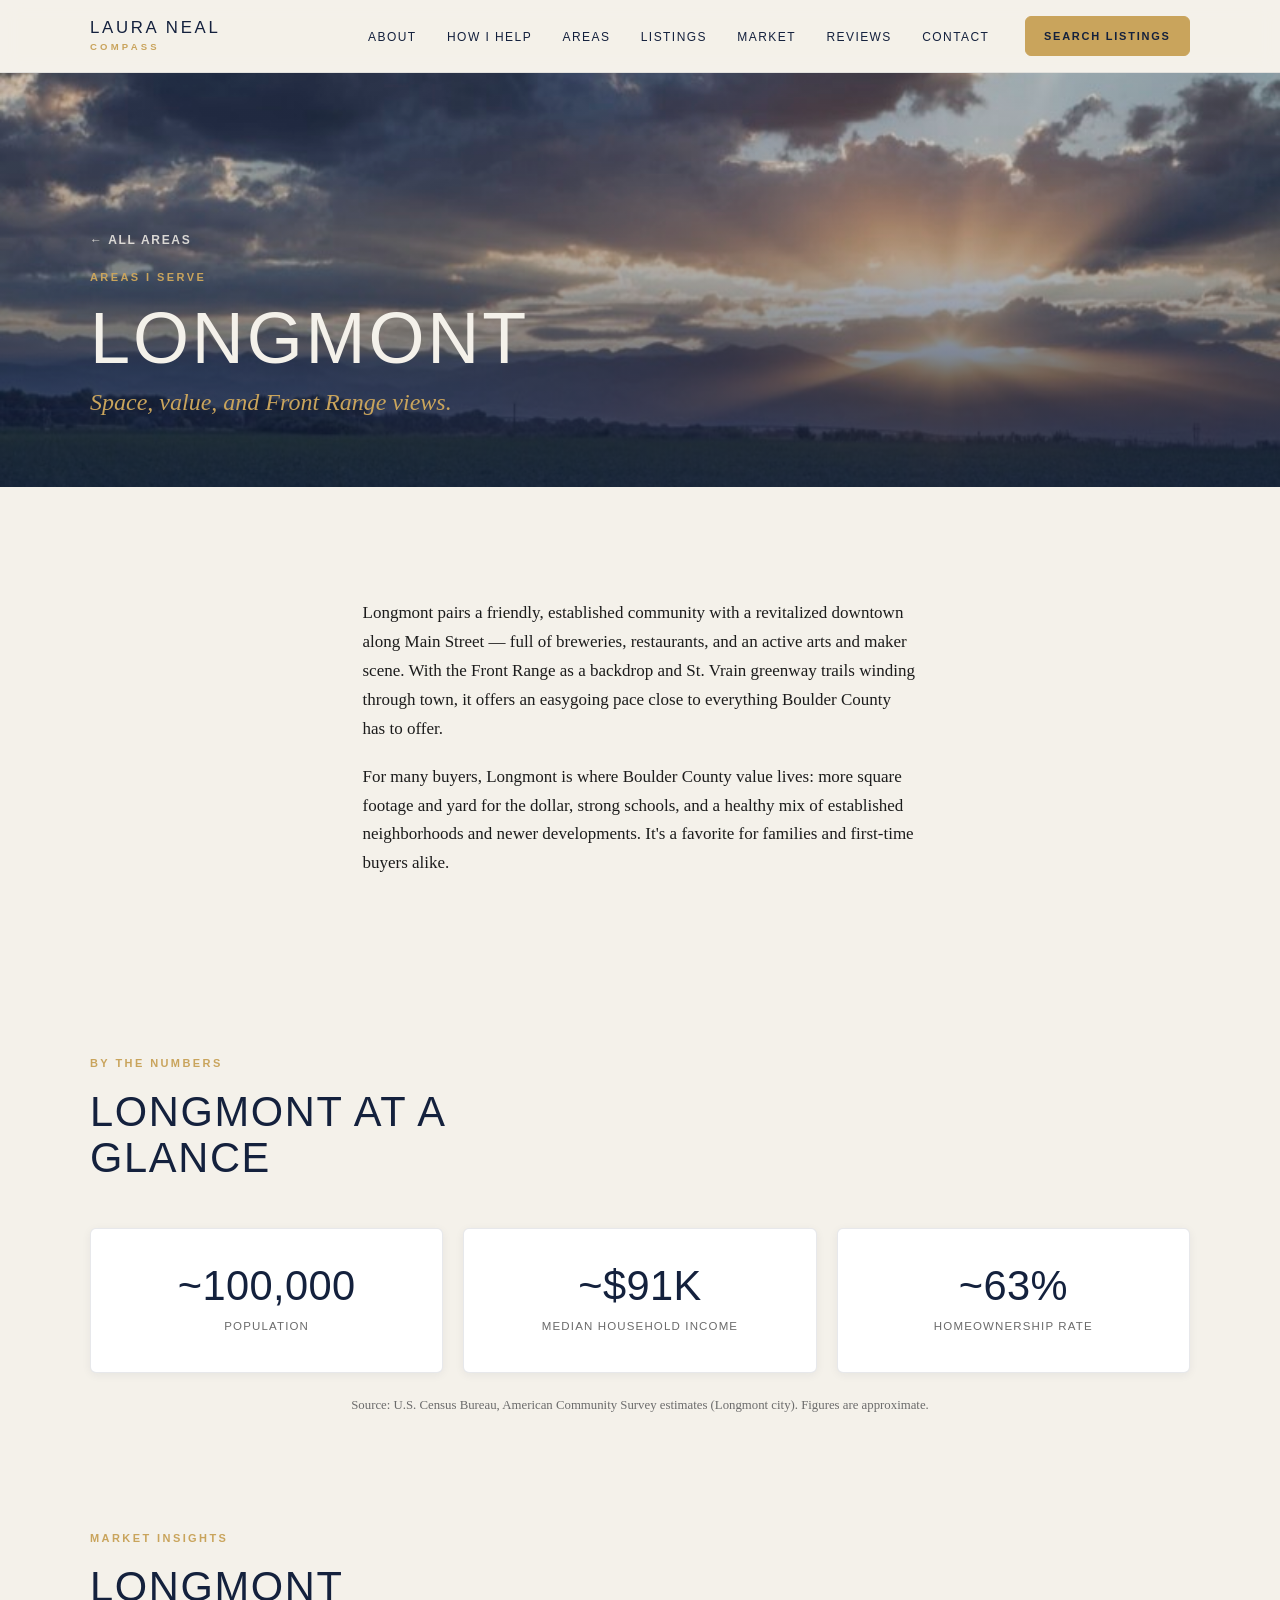
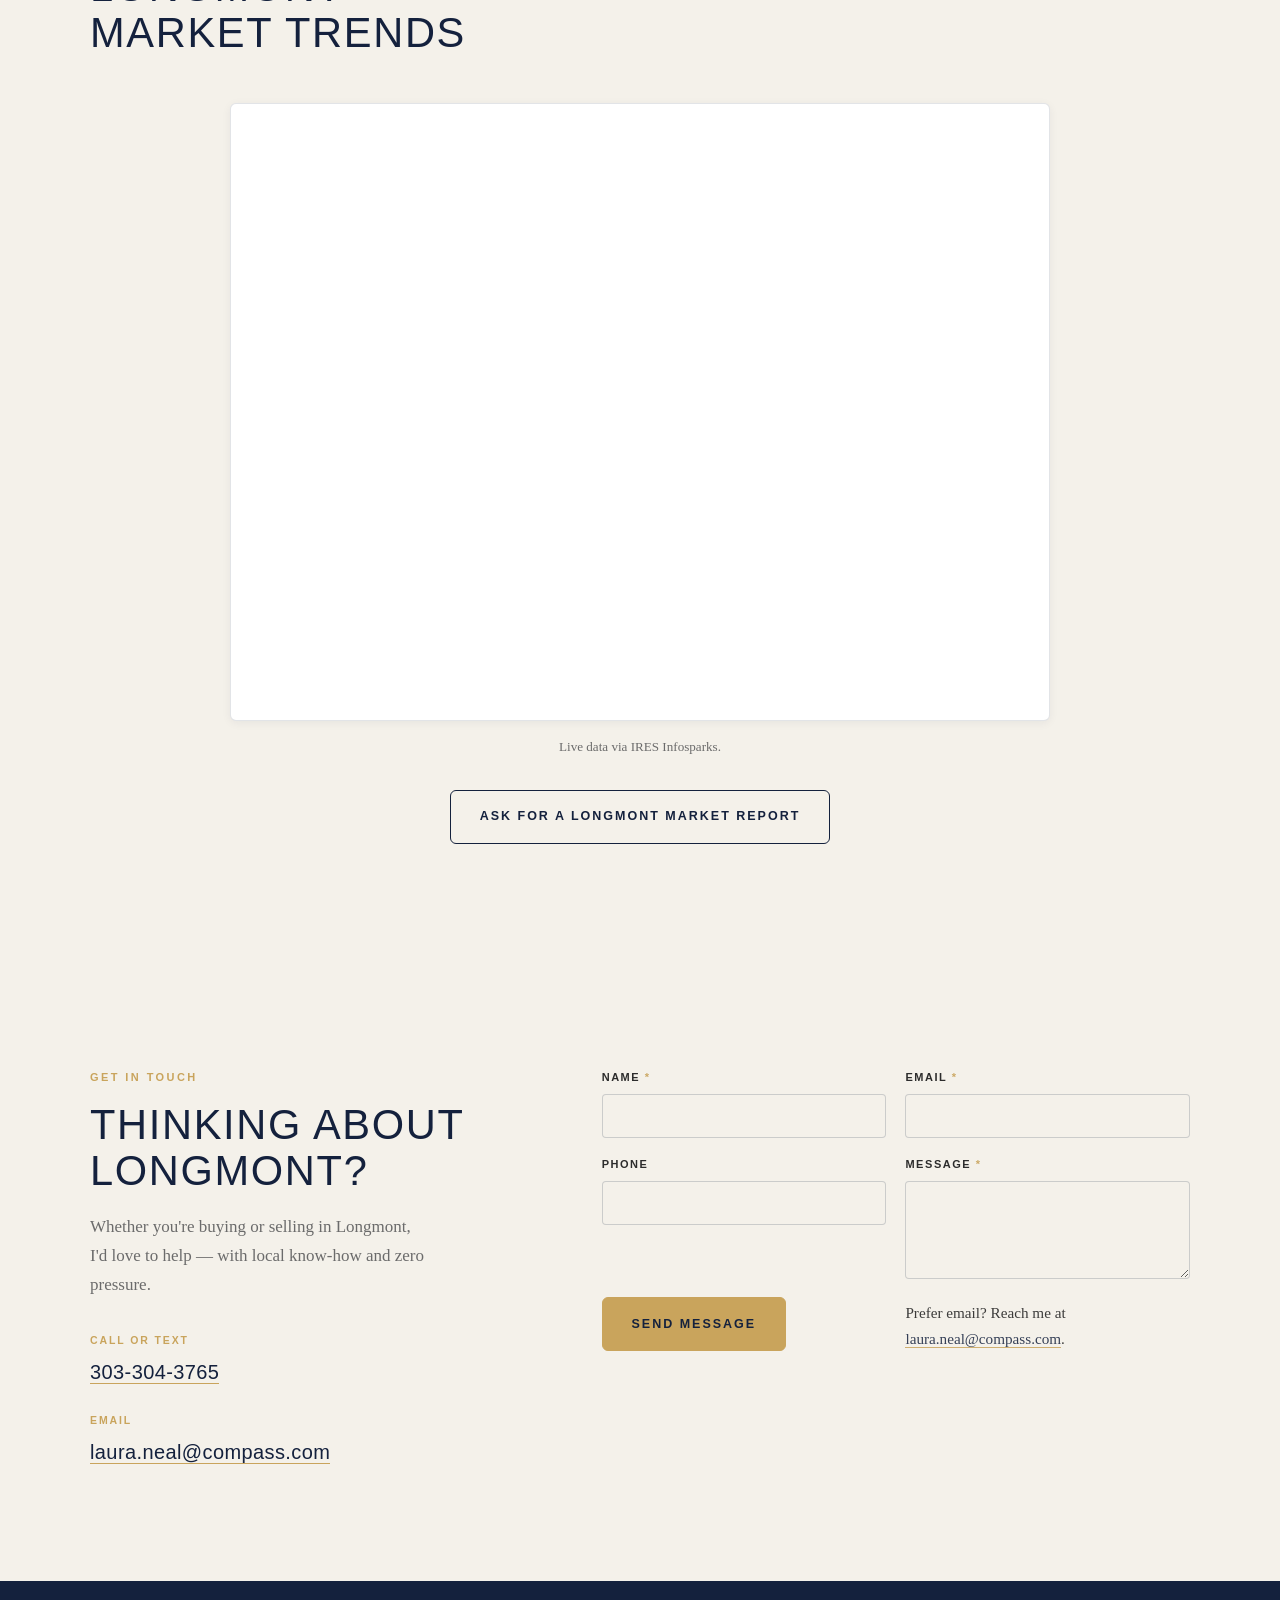
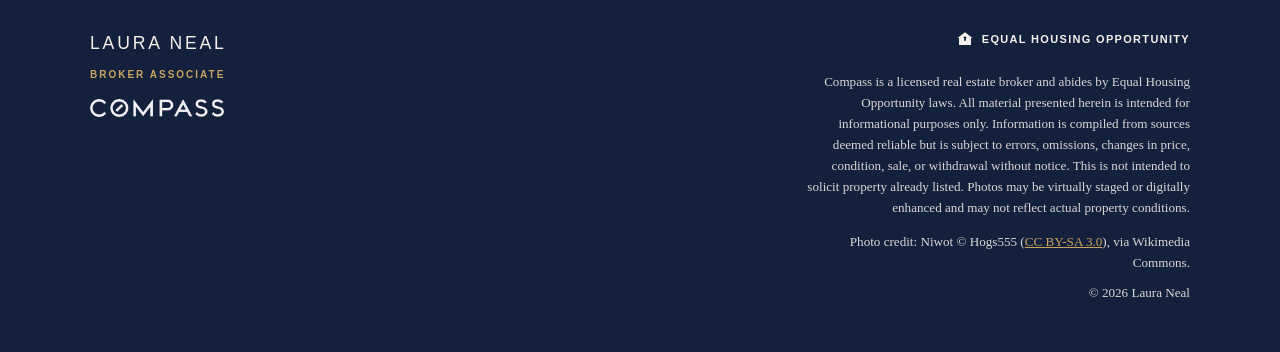
<file: longmont.html>
<!DOCTYPE html>
<html lang="en">
<head>
  <meta charset="UTF-8">
  <meta name="viewport" content="width=device-width, initial-scale=1.0">
  <title>Longmont, Colorado Homes &amp; Market — Laura Neal · Compass</title>
  <meta name="description" content="Living in Longmont, CO: a friendly city with a revitalized Main Street, strong schools, and Front Range views — more space and value than its neighbors. Area overview, local stats, and market trends from Laura Neal, Broker Associate at Compass.">
  <link rel="canonical" href="https://lauranealhomes.com/longmont.html">

  <meta property="og:type" content="website">
  <meta property="og:url" content="https://lauranealhomes.com/longmont.html">
  <meta property="og:title" content="Longmont, Colorado Homes &amp; Market — Laura Neal · Compass">
  <meta property="og:description" content="Area overview, local stats, and market trends for Longmont, CO — with Laura Neal, Broker Associate at Compass.">
  <meta property="og:image" content="https://lauranealhomes.com/assets/area-longmont.jpg">
  <meta name="twitter:card" content="summary_large_image">
  <meta name="twitter:title" content="Longmont, Colorado Homes &amp; Market — Laura Neal">
  <meta name="twitter:image" content="https://lauranealhomes.com/assets/area-longmont.jpg">

  <link rel="icon" href="data:image/svg+xml,%3Csvg xmlns='http://www.w3.org/2000/svg' viewBox='0 0 32 32'%3E%3Crect width='32' height='32' rx='6' fill='%2314213d'/%3E%3Ctext x='16' y='22' font-family='Helvetica,Arial,sans-serif' font-size='15' font-weight='600' fill='%23c9a45c' text-anchor='middle'%3ELN%3C/text%3E%3C/svg%3E">
  <link rel="stylesheet" href="css/styles.css">
</head>
<body>

  <a class="skip-link" href="#main">Skip to content</a>

  <header class="site-header" id="top">
    <div class="container header-inner">
      <a href="index.html" class="wordmark" aria-label="Laura Neal — home">
        <span class="wordmark-main">Laura Neal</span>
        <span class="wordmark-sub">Compass</span>
      </a>
      <nav class="nav" id="primary-nav" aria-label="Primary">
        <ul class="nav-list">
          <li><a href="index.html#about">About</a></li>
          <li><a href="index.html#help">How I Help</a></li>
          <li><a href="index.html#areas">Areas</a></li>
          <li><a href="index.html#listings">Listings</a></li>
          <li><a href="index.html#market">Market</a></li>
          <li><a href="index.html#reviews">Reviews</a></li>
          <li><a href="#contact">Contact</a></li>
        </ul>
        <a class="btn btn-sm nav-cta" href="search.html">Search Listings</a>
      </nav>
      <button class="nav-toggle" aria-label="Menu" aria-expanded="false" aria-controls="primary-nav">
        <span class="nav-toggle-bar"></span><span class="nav-toggle-bar"></span><span class="nav-toggle-bar"></span>
      </button>
    </div>
  </header>

  <main id="main">

    <section class="area-hero">
      <img class="area-hero-photo" src="assets/area-longmont.jpg" alt="" decoding="async" fetchpriority="high">
      <div class="container area-hero-inner">
        <a class="area-back" href="index.html#areas"><span aria-hidden="true">←</span> All areas</a>
        <p class="eyebrow">Areas I Serve</p>
        <h1 class="area-title">Longmont</h1>
        <p class="area-tagline">Space, value, and Front Range views.</p>
      </div>
    </section>

    <section class="section area-about">
      <div class="container area-about-inner">
        <p>Longmont pairs a friendly, established community with a revitalized downtown along Main Street — full of breweries, restaurants, and an active arts and maker scene. With the Front Range as a backdrop and St. Vrain greenway trails winding through town, it offers an easygoing pace close to everything Boulder County has to offer.</p>
        <p>For many buyers, Longmont is where Boulder County value lives: more square footage and yard for the dollar, strong schools, and a healthy mix of established neighborhoods and newer developments. It's a favorite for families and first-time buyers alike.</p>
      </div>
    </section>

    <section class="section area-stats-section">
      <div class="container">
        <div class="section-head reveal">
          <p class="eyebrow">By the Numbers</p>
          <h2 class="section-title">Longmont at a glance</h2>
        </div>
        <div class="area-stats reveal">
          <div class="stat-tile"><span class="stat-num">~100,000</span><span class="stat-label">Population</span></div>
          <div class="stat-tile"><span class="stat-num">~$91K</span><span class="stat-label">Median household income</span></div>
          <div class="stat-tile"><span class="stat-num">~63%</span><span class="stat-label">Homeownership rate</span></div>
        </div>
        <p class="area-source">Source: U.S. Census Bureau, American Community Survey estimates (Longmont city). Figures are approximate.</p>
      </div>
    </section>

    <section class="section market area-market">
      <div class="container">
        <div class="section-head reveal">
          <p class="eyebrow">Market Insights</p>
          <h2 class="section-title">Longmont market trends</h2>
        </div>
        <div class="market-embed reveal">
          <div class="market-frame">
            <iframe src="https://ires.stats.10kresearch.com/infoserv/s-v1/GE36-fJG?w=800&h=600" title="Longmont market trends — IRES Infosparks" width="800" height="600" loading="lazy"></iframe>
          </div>
        </div>
        <p class="market-source">Live data via IRES Infosparks.</p>
        <div class="market-cta reveal">
          <a class="btn btn-ghost" href="#contact">Ask for a Longmont market report</a>
        </div>
      </div>
    </section>

    <section class="section contact" id="contact">
      <div class="container contact-grid">
        <div class="contact-info reveal">
          <p class="eyebrow">Get In Touch</p>
          <h2 class="section-title">Thinking about Longmont?</h2>
          <p class="contact-blurb">Whether you're buying or selling in Longmont, I'd love to help — with local know-how and zero pressure.</p>
          <ul class="contact-list">
            <li><span class="contact-label">Call or text</span><a class="contact-value" href="tel:303-304-3765">303-304-3765</a></li>
            <li><span class="contact-label">Email</span><a class="contact-value" href="mailto:laura.neal@compass.com">laura.neal@compass.com</a></li>
          </ul>
        </div>
        <form class="form contact-form reveal" action="https://api.web3forms.com/submit" method="POST" data-enhance style="--reveal-delay:120ms">
          <input type="hidden" name="access_key" value="003801b2-cacf-47a3-b7a9-e14892cac6a2">
          <input type="hidden" name="subject" value="New contact (Longmont page) — laura-neal site">
          <input type="hidden" name="from_name" value="Laura Neal Website">
          <input type="hidden" name="area" value="Longmont">
          <input type="checkbox" name="botcheck" class="hp" tabindex="-1" autocomplete="off" aria-hidden="true">
          <div class="field"><label for="c-name">Name <span class="req">*</span></label><input id="c-name" name="name" type="text" required aria-required="true" autocomplete="name"></div>
          <div class="field"><label for="c-email">Email <span class="req">*</span></label><input id="c-email" name="email" type="email" required aria-required="true" autocomplete="email"></div>
          <div class="field"><label for="c-phone">Phone</label><input id="c-phone" name="phone" type="tel" autocomplete="tel"></div>
          <div class="field"><label for="c-message">Message <span class="req">*</span></label><textarea id="c-message" name="message" rows="4" required aria-required="true"></textarea></div>
          <div class="form-foot"><button class="btn" type="submit">Send Message</button><p class="form-status" role="status" aria-live="polite"></p></div>
          <p class="form-fallback">Prefer email? Reach me at <a href="mailto:laura.neal@compass.com">laura.neal@compass.com</a>.</p>
        </form>
      </div>
    </section>

  </main>

  <footer class="site-footer">
    <div class="container footer-inner">
      <div class="footer-brand">
        <span class="footer-name">Laura Neal</span>
        <span class="footer-title">Broker Associate</span>
        <img class="footer-compass" src="assets/compass-white.png" alt="Compass" width="134" height="18">
      </div>
      <div class="footer-meta">
        <p class="footer-disclosure">
          <span class="eho" role="img" aria-label="Equal Housing Opportunity">
            <svg viewBox="0 0 24 24" width="18" height="18" aria-hidden="true" focusable="false">
              <path fill="currentColor" d="M12 3 2 10.5h2V20h16v-9.5h2L12 3Zm0 5.2 2.6 2.6h-1.4v3.4h-2.4v-3.4H9.4L12 8.2Z"/>
            </svg>
            Equal Housing Opportunity
          </span>
        </p>
        <p class="footer-fine">Compass is a licensed real estate broker and abides by Equal Housing Opportunity laws. All material presented herein is intended for informational purposes only. Information is compiled from sources deemed reliable but is subject to errors, omissions, changes in price, condition, sale, or withdrawal without notice. This is not intended to solicit property already listed. Photos may be virtually staged or digitally enhanced and may not reflect actual property conditions.</p>
        <p class="footer-fine footer-credit">Photo credit: Niwot © Hogs555 (<a href="https://creativecommons.org/licenses/by-sa/3.0/" target="_blank" rel="noopener">CC BY-SA 3.0</a>), via Wikimedia Commons.</p>
        <p class="footer-copy">© 2026 Laura Neal</p>
      </div>
    </div>
  </footer>

  <script src="js/main.js"></script>
</body>
</html>
</file>
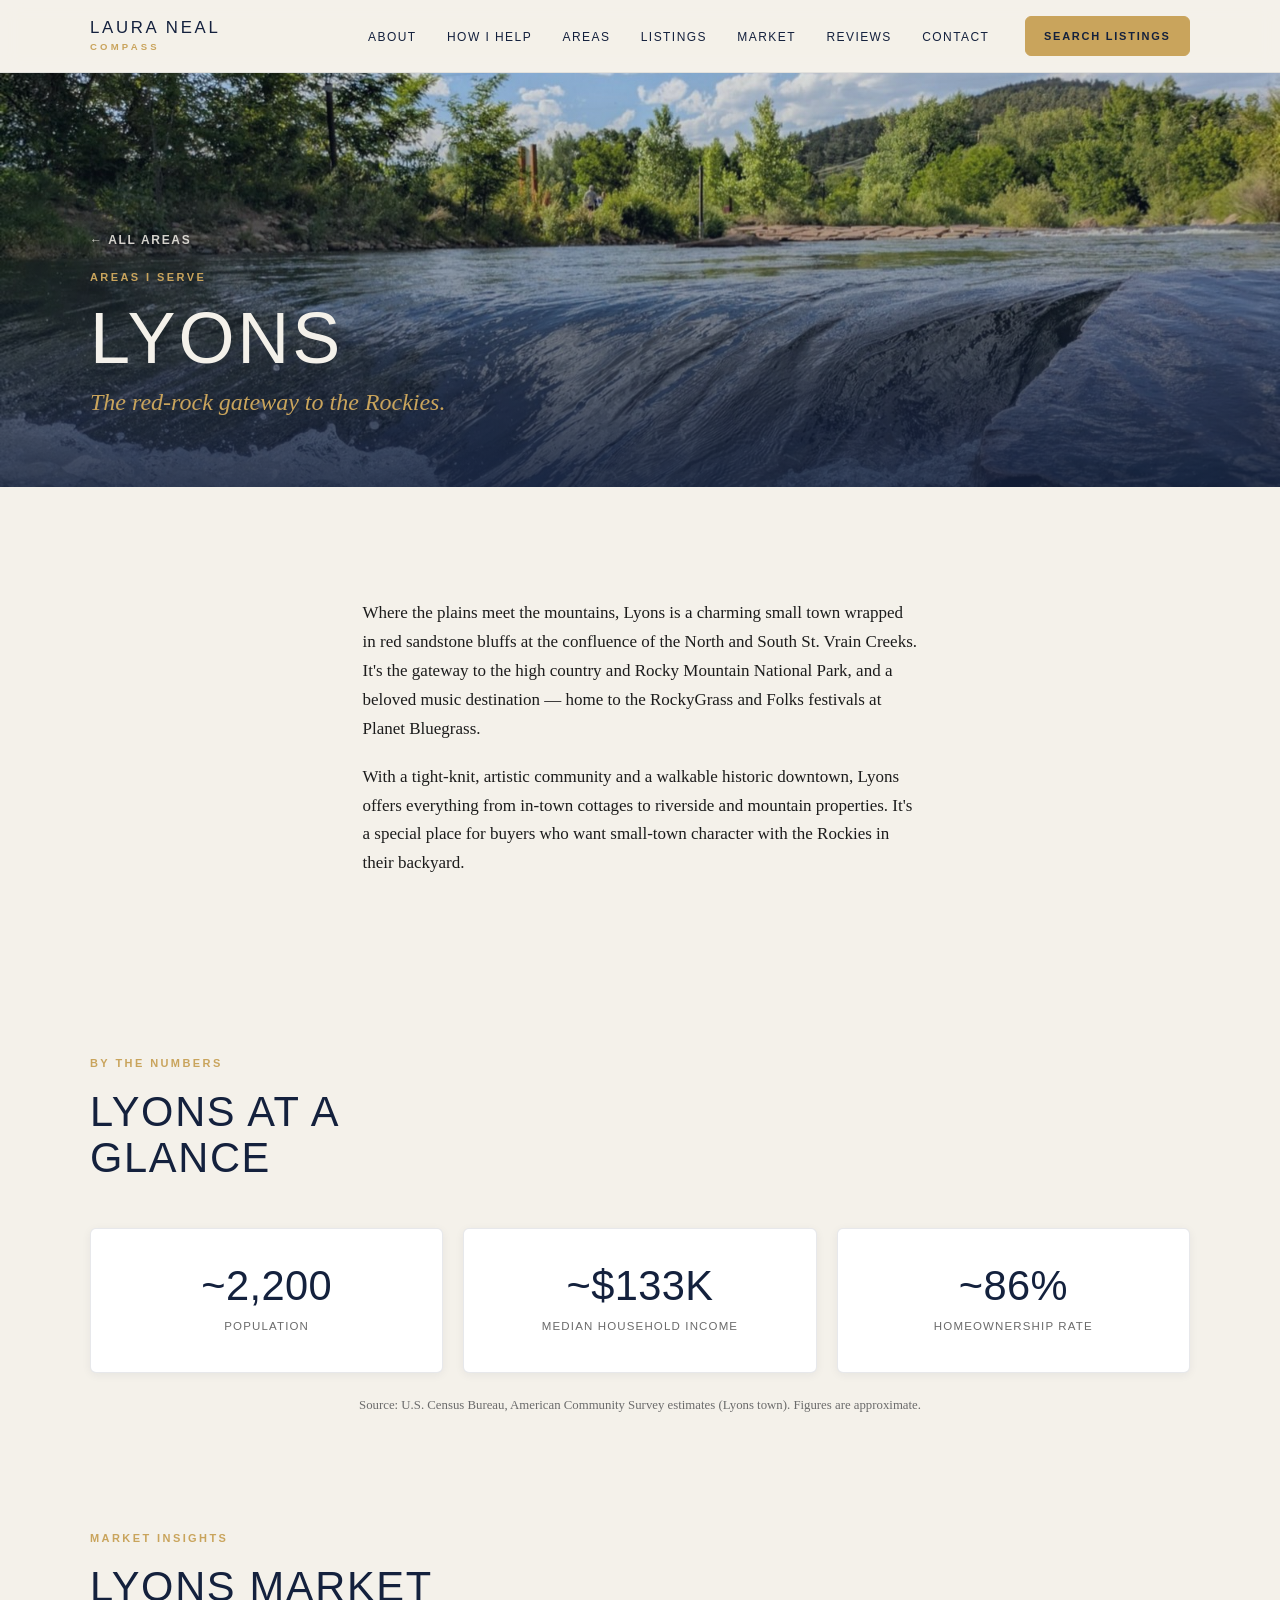
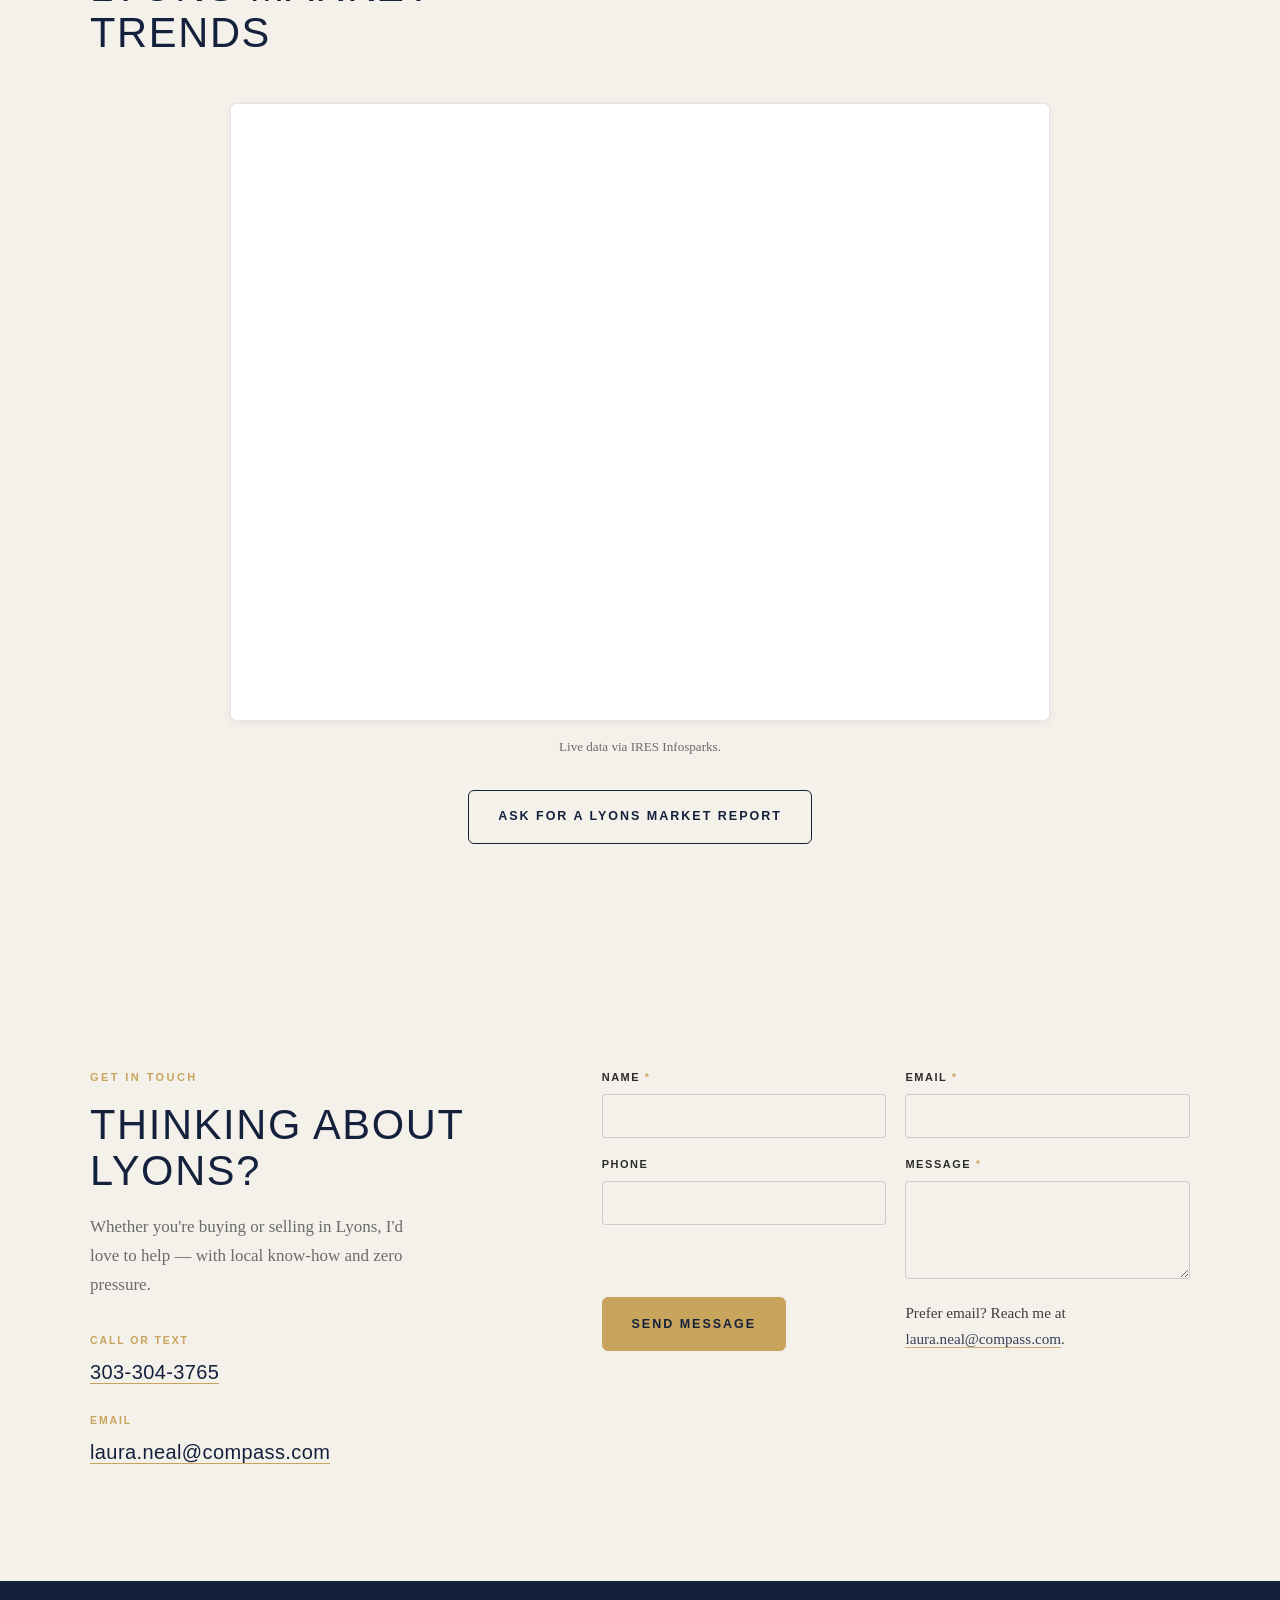
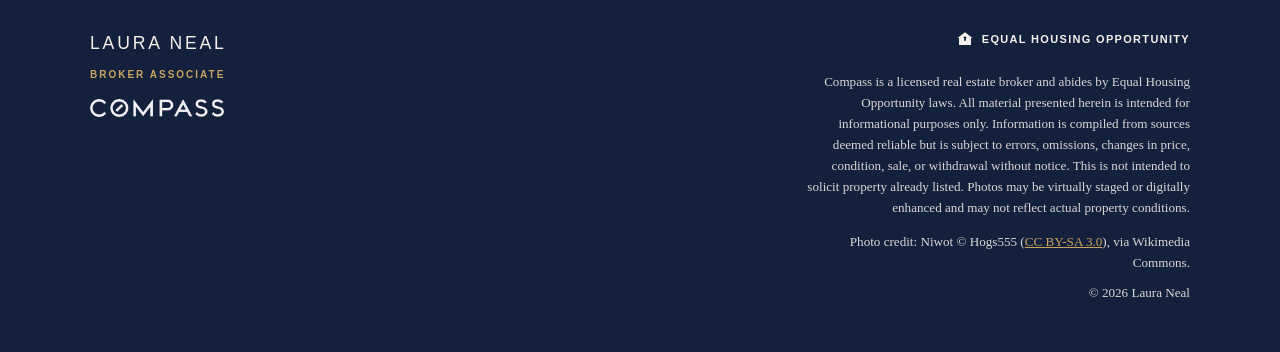
<file: lyons.html>
<!DOCTYPE html>
<html lang="en">
<head>
  <meta charset="UTF-8">
  <meta name="viewport" content="width=device-width, initial-scale=1.0">
  <title>Lyons, Colorado Homes &amp; Market — Laura Neal · Compass</title>
  <meta name="description" content="Living in Lyons, CO: the red-rock gateway to the Rockies, with sandstone bluffs, music festivals, and St. Vrain Creek. Area overview, local stats, and market trends from Laura Neal, Broker Associate at Compass.">
  <link rel="canonical" href="https://lauranealhomes.com/lyons.html">

  <meta property="og:type" content="website">
  <meta property="og:url" content="https://lauranealhomes.com/lyons.html">
  <meta property="og:title" content="Lyons, Colorado Homes &amp; Market — Laura Neal · Compass">
  <meta property="og:description" content="Area overview, local stats, and market trends for Lyons, CO — with Laura Neal, Broker Associate at Compass.">
  <meta property="og:image" content="https://lauranealhomes.com/assets/area-lyons.jpg">
  <meta name="twitter:card" content="summary_large_image">
  <meta name="twitter:title" content="Lyons, Colorado Homes &amp; Market — Laura Neal">
  <meta name="twitter:image" content="https://lauranealhomes.com/assets/area-lyons.jpg">

  <link rel="icon" href="data:image/svg+xml,%3Csvg xmlns='http://www.w3.org/2000/svg' viewBox='0 0 32 32'%3E%3Crect width='32' height='32' rx='6' fill='%2314213d'/%3E%3Ctext x='16' y='22' font-family='Helvetica,Arial,sans-serif' font-size='15' font-weight='600' fill='%23c9a45c' text-anchor='middle'%3ELN%3C/text%3E%3C/svg%3E">
  <link rel="stylesheet" href="css/styles.css">
</head>
<body>

  <a class="skip-link" href="#main">Skip to content</a>

  <header class="site-header" id="top">
    <div class="container header-inner">
      <a href="index.html" class="wordmark" aria-label="Laura Neal — home">
        <span class="wordmark-main">Laura Neal</span>
        <span class="wordmark-sub">Compass</span>
      </a>
      <nav class="nav" id="primary-nav" aria-label="Primary">
        <ul class="nav-list">
          <li><a href="index.html#about">About</a></li>
          <li><a href="index.html#help">How I Help</a></li>
          <li><a href="index.html#areas">Areas</a></li>
          <li><a href="index.html#listings">Listings</a></li>
          <li><a href="index.html#market">Market</a></li>
          <li><a href="index.html#reviews">Reviews</a></li>
          <li><a href="#contact">Contact</a></li>
        </ul>
        <a class="btn btn-sm nav-cta" href="search.html">Search Listings</a>
      </nav>
      <button class="nav-toggle" aria-label="Menu" aria-expanded="false" aria-controls="primary-nav">
        <span class="nav-toggle-bar"></span><span class="nav-toggle-bar"></span><span class="nav-toggle-bar"></span>
      </button>
    </div>
  </header>

  <main id="main">

    <section class="area-hero">
      <img class="area-hero-photo" src="assets/area-lyons.jpg" alt="" decoding="async" fetchpriority="high">
      <div class="container area-hero-inner">
        <a class="area-back" href="index.html#areas"><span aria-hidden="true">←</span> All areas</a>
        <p class="eyebrow">Areas I Serve</p>
        <h1 class="area-title">Lyons</h1>
        <p class="area-tagline">The red-rock gateway to the Rockies.</p>
      </div>
    </section>

    <section class="section area-about">
      <div class="container area-about-inner">
        <p>Where the plains meet the mountains, Lyons is a charming small town wrapped in red sandstone bluffs at the confluence of the North and South St. Vrain Creeks. It's the gateway to the high country and Rocky Mountain National Park, and a beloved music destination — home to the RockyGrass and Folks festivals at Planet Bluegrass.</p>
        <p>With a tight-knit, artistic community and a walkable historic downtown, Lyons offers everything from in-town cottages to riverside and mountain properties. It's a special place for buyers who want small-town character with the Rockies in their backyard.</p>
      </div>
    </section>

    <section class="section area-stats-section">
      <div class="container">
        <div class="section-head reveal">
          <p class="eyebrow">By the Numbers</p>
          <h2 class="section-title">Lyons at a glance</h2>
        </div>
        <div class="area-stats reveal">
          <div class="stat-tile"><span class="stat-num">~2,200</span><span class="stat-label">Population</span></div>
          <div class="stat-tile"><span class="stat-num">~$133K</span><span class="stat-label">Median household income</span></div>
          <div class="stat-tile"><span class="stat-num">~86%</span><span class="stat-label">Homeownership rate</span></div>
        </div>
        <p class="area-source">Source: U.S. Census Bureau, American Community Survey estimates (Lyons town). Figures are approximate.</p>
      </div>
    </section>

    <section class="section market area-market">
      <div class="container">
        <div class="section-head reveal">
          <p class="eyebrow">Market Insights</p>
          <h2 class="section-title">Lyons market trends</h2>
        </div>
        <div class="market-embed reveal">
          <div class="market-frame">
            <iframe src="https://ires.stats.10kresearch.com/infoserv/s-v1/GE3J-tt9?w=800&h=600" title="Lyons market trends — IRES Infosparks" width="800" height="600" loading="lazy"></iframe>
          </div>
        </div>
        <p class="market-source">Live data via IRES Infosparks.</p>
        <div class="market-cta reveal">
          <a class="btn btn-ghost" href="#contact">Ask for a Lyons market report</a>
        </div>
      </div>
    </section>

    <section class="section contact" id="contact">
      <div class="container contact-grid">
        <div class="contact-info reveal">
          <p class="eyebrow">Get In Touch</p>
          <h2 class="section-title">Thinking about Lyons?</h2>
          <p class="contact-blurb">Whether you're buying or selling in Lyons, I'd love to help — with local know-how and zero pressure.</p>
          <ul class="contact-list">
            <li><span class="contact-label">Call or text</span><a class="contact-value" href="tel:303-304-3765">303-304-3765</a></li>
            <li><span class="contact-label">Email</span><a class="contact-value" href="mailto:laura.neal@compass.com">laura.neal@compass.com</a></li>
          </ul>
        </div>
        <form class="form contact-form reveal" action="https://api.web3forms.com/submit" method="POST" data-enhance style="--reveal-delay:120ms">
          <input type="hidden" name="access_key" value="003801b2-cacf-47a3-b7a9-e14892cac6a2">
          <input type="hidden" name="subject" value="New contact (Lyons page) — laura-neal site">
          <input type="hidden" name="from_name" value="Laura Neal Website">
          <input type="hidden" name="area" value="Lyons">
          <input type="checkbox" name="botcheck" class="hp" tabindex="-1" autocomplete="off" aria-hidden="true">
          <div class="field"><label for="c-name">Name <span class="req">*</span></label><input id="c-name" name="name" type="text" required aria-required="true" autocomplete="name"></div>
          <div class="field"><label for="c-email">Email <span class="req">*</span></label><input id="c-email" name="email" type="email" required aria-required="true" autocomplete="email"></div>
          <div class="field"><label for="c-phone">Phone</label><input id="c-phone" name="phone" type="tel" autocomplete="tel"></div>
          <div class="field"><label for="c-message">Message <span class="req">*</span></label><textarea id="c-message" name="message" rows="4" required aria-required="true"></textarea></div>
          <div class="form-foot"><button class="btn" type="submit">Send Message</button><p class="form-status" role="status" aria-live="polite"></p></div>
          <p class="form-fallback">Prefer email? Reach me at <a href="mailto:laura.neal@compass.com">laura.neal@compass.com</a>.</p>
        </form>
      </div>
    </section>

  </main>

  <footer class="site-footer">
    <div class="container footer-inner">
      <div class="footer-brand">
        <span class="footer-name">Laura Neal</span>
        <span class="footer-title">Broker Associate</span>
        <img class="footer-compass" src="assets/compass-white.png" alt="Compass" width="134" height="18">
      </div>
      <div class="footer-meta">
        <p class="footer-disclosure">
          <span class="eho" role="img" aria-label="Equal Housing Opportunity">
            <svg viewBox="0 0 24 24" width="18" height="18" aria-hidden="true" focusable="false">
              <path fill="currentColor" d="M12 3 2 10.5h2V20h16v-9.5h2L12 3Zm0 5.2 2.6 2.6h-1.4v3.4h-2.4v-3.4H9.4L12 8.2Z"/>
            </svg>
            Equal Housing Opportunity
          </span>
        </p>
        <p class="footer-fine">Compass is a licensed real estate broker and abides by Equal Housing Opportunity laws. All material presented herein is intended for informational purposes only. Information is compiled from sources deemed reliable but is subject to errors, omissions, changes in price, condition, sale, or withdrawal without notice. This is not intended to solicit property already listed. Photos may be virtually staged or digitally enhanced and may not reflect actual property conditions.</p>
        <p class="footer-fine footer-credit">Photo credit: Niwot © Hogs555 (<a href="https://creativecommons.org/licenses/by-sa/3.0/" target="_blank" rel="noopener">CC BY-SA 3.0</a>), via Wikimedia Commons.</p>
        <p class="footer-copy">© 2026 Laura Neal</p>
      </div>
    </div>
  </footer>

  <script src="js/main.js"></script>
</body>
</html>
</file>
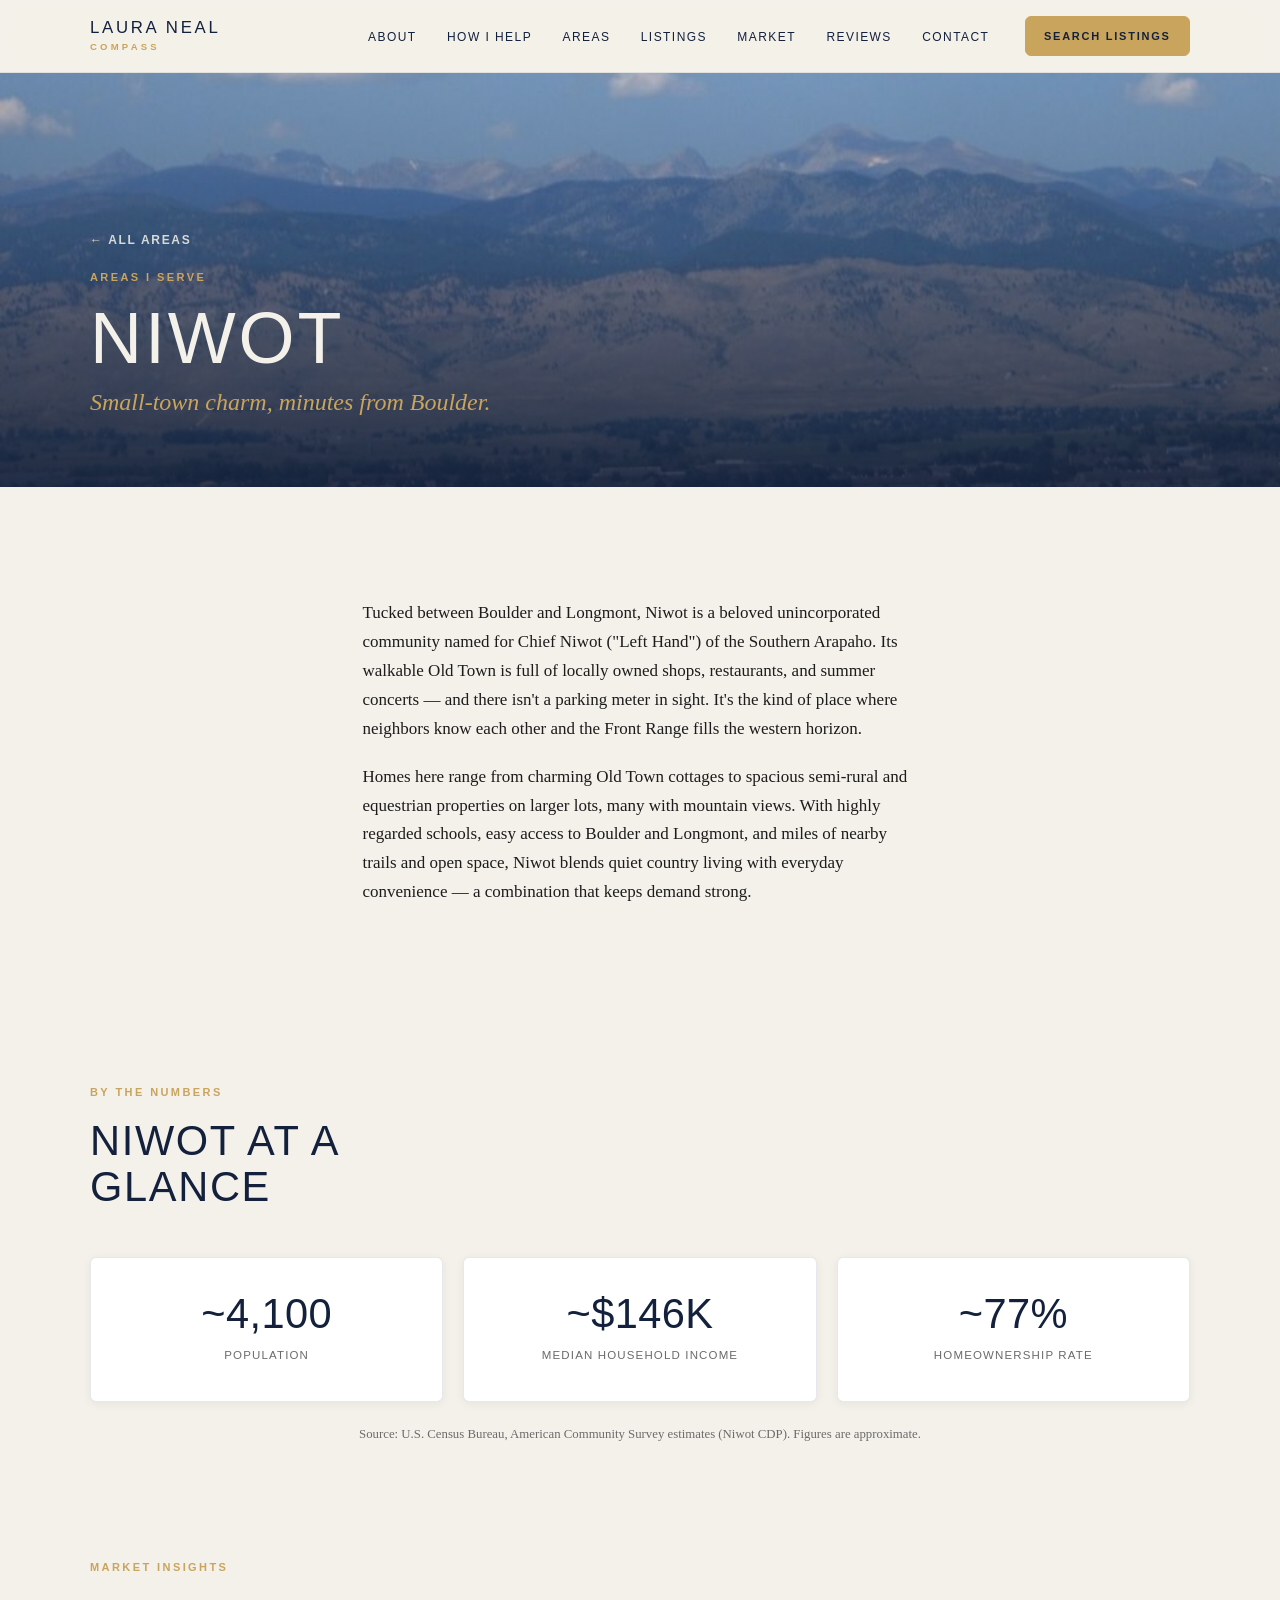
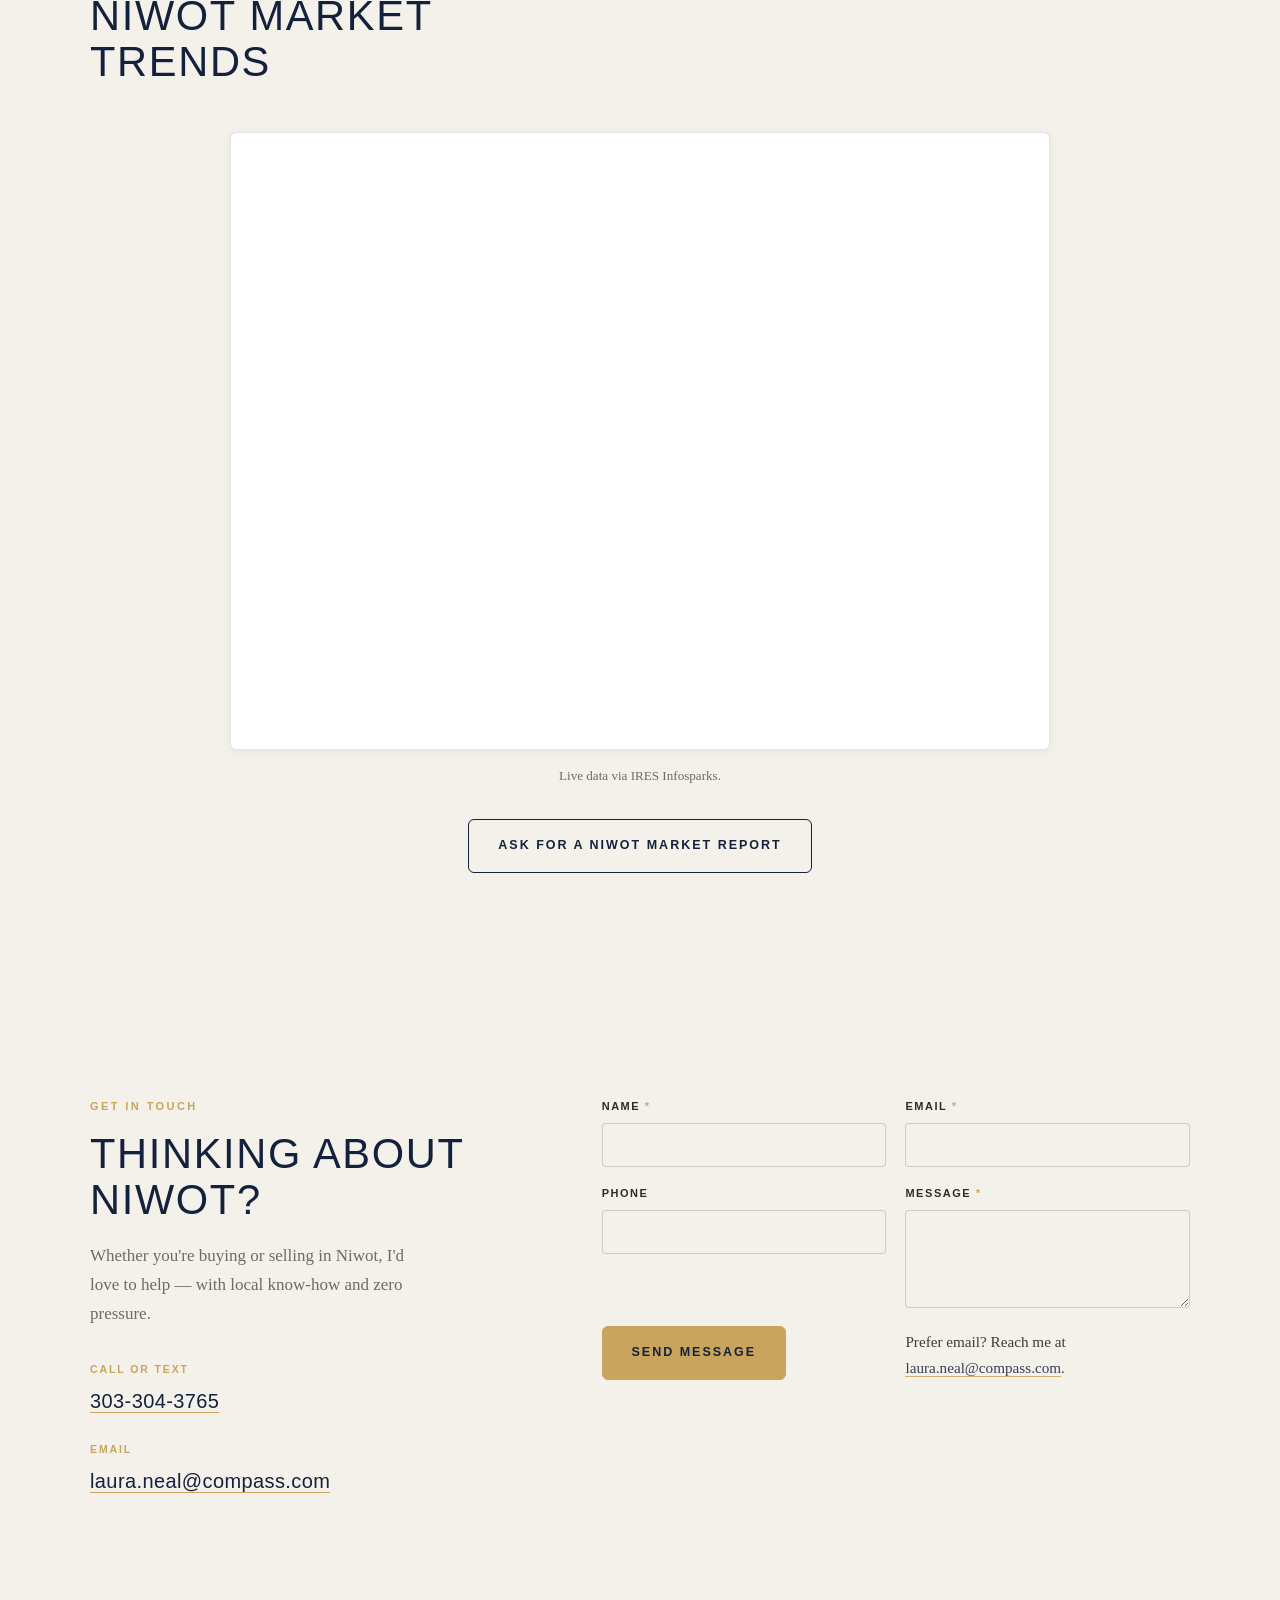
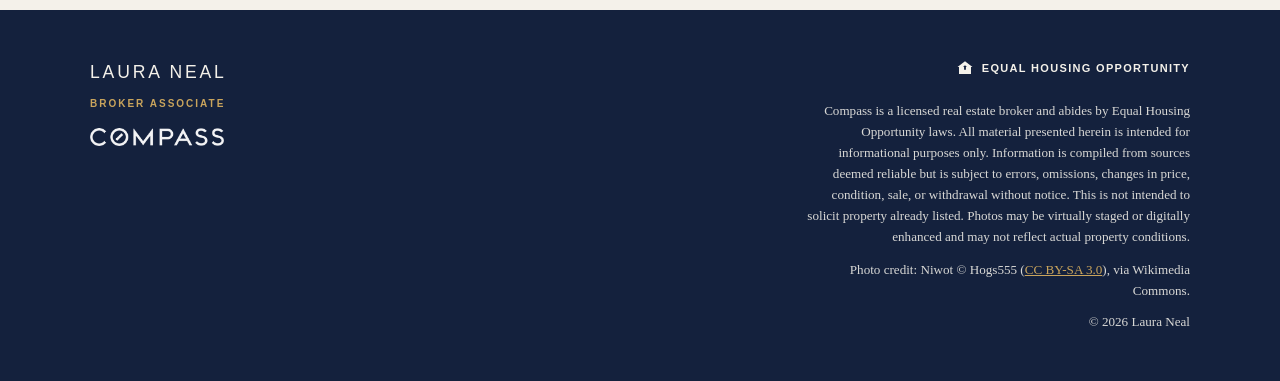
<file: niwot.html>
<!DOCTYPE html>
<html lang="en">
<head>
  <meta charset="UTF-8">
  <meta name="viewport" content="width=device-width, initial-scale=1.0">
  <title>Niwot, Colorado Homes &amp; Market — Laura Neal · Compass</title>
  <meta name="description" content="Living in Niwot, CO: small-town charm minutes from Boulder, top schools, and semi-rural homes. Area overview, local stats, and market trends from Laura Neal, Broker Associate at Compass.">
  <link rel="canonical" href="https://lauranealhomes.com/niwot.html">

  <meta property="og:type" content="website">
  <meta property="og:url" content="https://lauranealhomes.com/niwot.html">
  <meta property="og:title" content="Niwot, Colorado Homes &amp; Market — Laura Neal · Compass">
  <meta property="og:description" content="Area overview, local stats, and market trends for Niwot, CO — with Laura Neal, Broker Associate at Compass.">
  <meta property="og:image" content="https://lauranealhomes.com/assets/area-niwot.jpg">
  <meta name="twitter:card" content="summary_large_image">
  <meta name="twitter:title" content="Niwot, Colorado Homes &amp; Market — Laura Neal">
  <meta name="twitter:image" content="https://lauranealhomes.com/assets/area-niwot.jpg">

  <link rel="icon" href="data:image/svg+xml,%3Csvg xmlns='http://www.w3.org/2000/svg' viewBox='0 0 32 32'%3E%3Crect width='32' height='32' rx='6' fill='%2314213d'/%3E%3Ctext x='16' y='22' font-family='Helvetica,Arial,sans-serif' font-size='15' font-weight='600' fill='%23c9a45c' text-anchor='middle'%3ELN%3C/text%3E%3C/svg%3E">
  <link rel="stylesheet" href="css/styles.css">
</head>
<body>

  <a class="skip-link" href="#main">Skip to content</a>

  <!-- ============ HEADER / NAV ============ -->
  <header class="site-header" id="top">
    <div class="container header-inner">
      <a href="index.html" class="wordmark" aria-label="Laura Neal — home">
        <span class="wordmark-main">Laura Neal</span>
        <span class="wordmark-sub">Compass</span>
      </a>

      <nav class="nav" id="primary-nav" aria-label="Primary">
        <ul class="nav-list">
          <li><a href="index.html#about">About</a></li>
          <li><a href="index.html#help">How I Help</a></li>
          <li><a href="index.html#areas">Areas</a></li>
          <li><a href="index.html#listings">Listings</a></li>
          <li><a href="index.html#market">Market</a></li>
          <li><a href="index.html#reviews">Reviews</a></li>
          <li><a href="#contact">Contact</a></li>
        </ul>
        <a class="btn btn-sm nav-cta" href="search.html">Search Listings</a>
      </nav>

      <button class="nav-toggle" aria-label="Menu" aria-expanded="false" aria-controls="primary-nav">
        <span class="nav-toggle-bar"></span>
        <span class="nav-toggle-bar"></span>
        <span class="nav-toggle-bar"></span>
      </button>
    </div>
  </header>

  <main id="main">

    <!-- ============ AREA BANNER ============ -->
    <section class="area-hero">
      <img class="area-hero-photo" src="assets/area-niwot.jpg" alt="" decoding="async" fetchpriority="high">
      <div class="container area-hero-inner">
        <a class="area-back" href="index.html#areas"><span aria-hidden="true">←</span> All areas</a>
        <p class="eyebrow">Areas I Serve</p>
        <h1 class="area-title">Niwot</h1>
        <p class="area-tagline">Small-town charm, minutes from Boulder.</p>
      </div>
    </section>

    <!-- ============ ABOUT THE AREA ============ -->
    <section class="section area-about">
      <div class="container area-about-inner">
        <p>Tucked between Boulder and Longmont, Niwot is a beloved unincorporated community named for Chief Niwot ("Left Hand") of the Southern Arapaho. Its walkable Old Town is full of locally owned shops, restaurants, and summer concerts — and there isn't a parking meter in sight. It's the kind of place where neighbors know each other and the Front Range fills the western horizon.</p>
        <p>Homes here range from charming Old Town cottages to spacious semi-rural and equestrian properties on larger lots, many with mountain views. With highly regarded schools, easy access to Boulder and Longmont, and miles of nearby trails and open space, Niwot blends quiet country living with everyday convenience — a combination that keeps demand strong.</p>
      </div>
    </section>

    <!-- ============ QUICK STATS ============ -->
    <section class="section area-stats-section">
      <div class="container">
        <div class="section-head reveal">
          <p class="eyebrow">By the Numbers</p>
          <h2 class="section-title">Niwot at a glance</h2>
        </div>
        <div class="area-stats reveal">
          <div class="stat-tile">
            <span class="stat-num">~4,100</span>
            <span class="stat-label">Population</span>
          </div>
          <div class="stat-tile">
            <span class="stat-num">~$146K</span>
            <span class="stat-label">Median household income</span>
          </div>
          <div class="stat-tile">
            <span class="stat-num">~77%</span>
            <span class="stat-label">Homeownership rate</span>
          </div>
        </div>
        <p class="area-source">Source: U.S. Census Bureau, American Community Survey estimates (Niwot CDP). Figures are approximate.</p>
      </div>
    </section>

    <!-- ============ MARKET TRENDS ============ -->
    <section class="section market area-market">
      <div class="container">
        <div class="section-head reveal">
          <p class="eyebrow">Market Insights</p>
          <h2 class="section-title">Niwot market trends</h2>
        </div>
        <div class="market-embed reveal">
          <div class="market-frame">
            <iframe src="https://ires.stats.10kresearch.com/infoserv/s-v1/GE3W-D6Y?w=800&h=600" title="Niwot market trends — IRES Infosparks" width="800" height="600" loading="lazy"></iframe>
          </div>
        </div>
        <p class="market-source">Live data via IRES Infosparks.</p>
        <div class="market-cta reveal">
          <a class="btn btn-ghost" href="#contact">Ask for a Niwot market report</a>
        </div>
      </div>
    </section>

    <!-- ============ CONTACT ============ -->
    <section class="section contact" id="contact">
      <div class="container contact-grid">
        <div class="contact-info reveal">
          <p class="eyebrow">Get In Touch</p>
          <h2 class="section-title">Thinking about Niwot?</h2>
          <p class="contact-blurb">Whether you're buying or selling in Niwot, I'd love to help — with local know-how and zero pressure.</p>
          <ul class="contact-list">
            <li>
              <span class="contact-label">Call or text</span>
              <a class="contact-value" href="tel:303-304-3765">303-304-3765</a>
            </li>
            <li>
              <span class="contact-label">Email</span>
              <a class="contact-value" href="mailto:laura.neal@compass.com">laura.neal@compass.com</a>
            </li>
          </ul>
        </div>
        <form class="form contact-form reveal" action="https://api.web3forms.com/submit" method="POST" data-enhance style="--reveal-delay:120ms">
          <input type="hidden" name="access_key" value="003801b2-cacf-47a3-b7a9-e14892cac6a2">
          <input type="hidden" name="subject" value="New contact (Niwot page) — laura-neal site">
          <input type="hidden" name="from_name" value="Laura Neal Website">
          <input type="hidden" name="area" value="Niwot">
          <input type="checkbox" name="botcheck" class="hp" tabindex="-1" autocomplete="off" aria-hidden="true">
          <div class="field">
            <label for="c-name">Name <span class="req">*</span></label>
            <input id="c-name" name="name" type="text" required aria-required="true" autocomplete="name">
          </div>
          <div class="field">
            <label for="c-email">Email <span class="req">*</span></label>
            <input id="c-email" name="email" type="email" required aria-required="true" autocomplete="email">
          </div>
          <div class="field">
            <label for="c-phone">Phone</label>
            <input id="c-phone" name="phone" type="tel" autocomplete="tel">
          </div>
          <div class="field">
            <label for="c-message">Message <span class="req">*</span></label>
            <textarea id="c-message" name="message" rows="4" required aria-required="true"></textarea>
          </div>
          <div class="form-foot">
            <button class="btn" type="submit">Send Message</button>
            <p class="form-status" role="status" aria-live="polite"></p>
          </div>
          <p class="form-fallback">Prefer email? Reach me at <a href="mailto:laura.neal@compass.com">laura.neal@compass.com</a>.</p>
        </form>
      </div>
    </section>

  </main>

  <!-- ============ FOOTER ============ -->
  <footer class="site-footer">
    <div class="container footer-inner">
      <div class="footer-brand">
        <span class="footer-name">Laura Neal</span>
        <span class="footer-title">Broker Associate</span>
        <img class="footer-compass" src="assets/compass-white.png" alt="Compass" width="134" height="18">
      </div>
      <div class="footer-meta">
        <p class="footer-disclosure">
          <span class="eho" role="img" aria-label="Equal Housing Opportunity">
            <svg viewBox="0 0 24 24" width="18" height="18" aria-hidden="true" focusable="false">
              <path fill="currentColor" d="M12 3 2 10.5h2V20h16v-9.5h2L12 3Zm0 5.2 2.6 2.6h-1.4v3.4h-2.4v-3.4H9.4L12 8.2Z"/>
            </svg>
            Equal Housing Opportunity
          </span>
        </p>
        <p class="footer-fine">Compass is a licensed real estate broker and abides by Equal Housing Opportunity laws. All material presented herein is intended for informational purposes only. Information is compiled from sources deemed reliable but is subject to errors, omissions, changes in price, condition, sale, or withdrawal without notice. This is not intended to solicit property already listed. Photos may be virtually staged or digitally enhanced and may not reflect actual property conditions.</p>
        <p class="footer-fine footer-credit">Photo credit: Niwot © Hogs555 (<a href="https://creativecommons.org/licenses/by-sa/3.0/" target="_blank" rel="noopener">CC BY-SA 3.0</a>), via Wikimedia Commons.</p>
        <p class="footer-copy">© 2026 Laura Neal</p>
      </div>
    </div>
  </footer>

  <script src="js/main.js"></script>
</body>
</html>
</file>
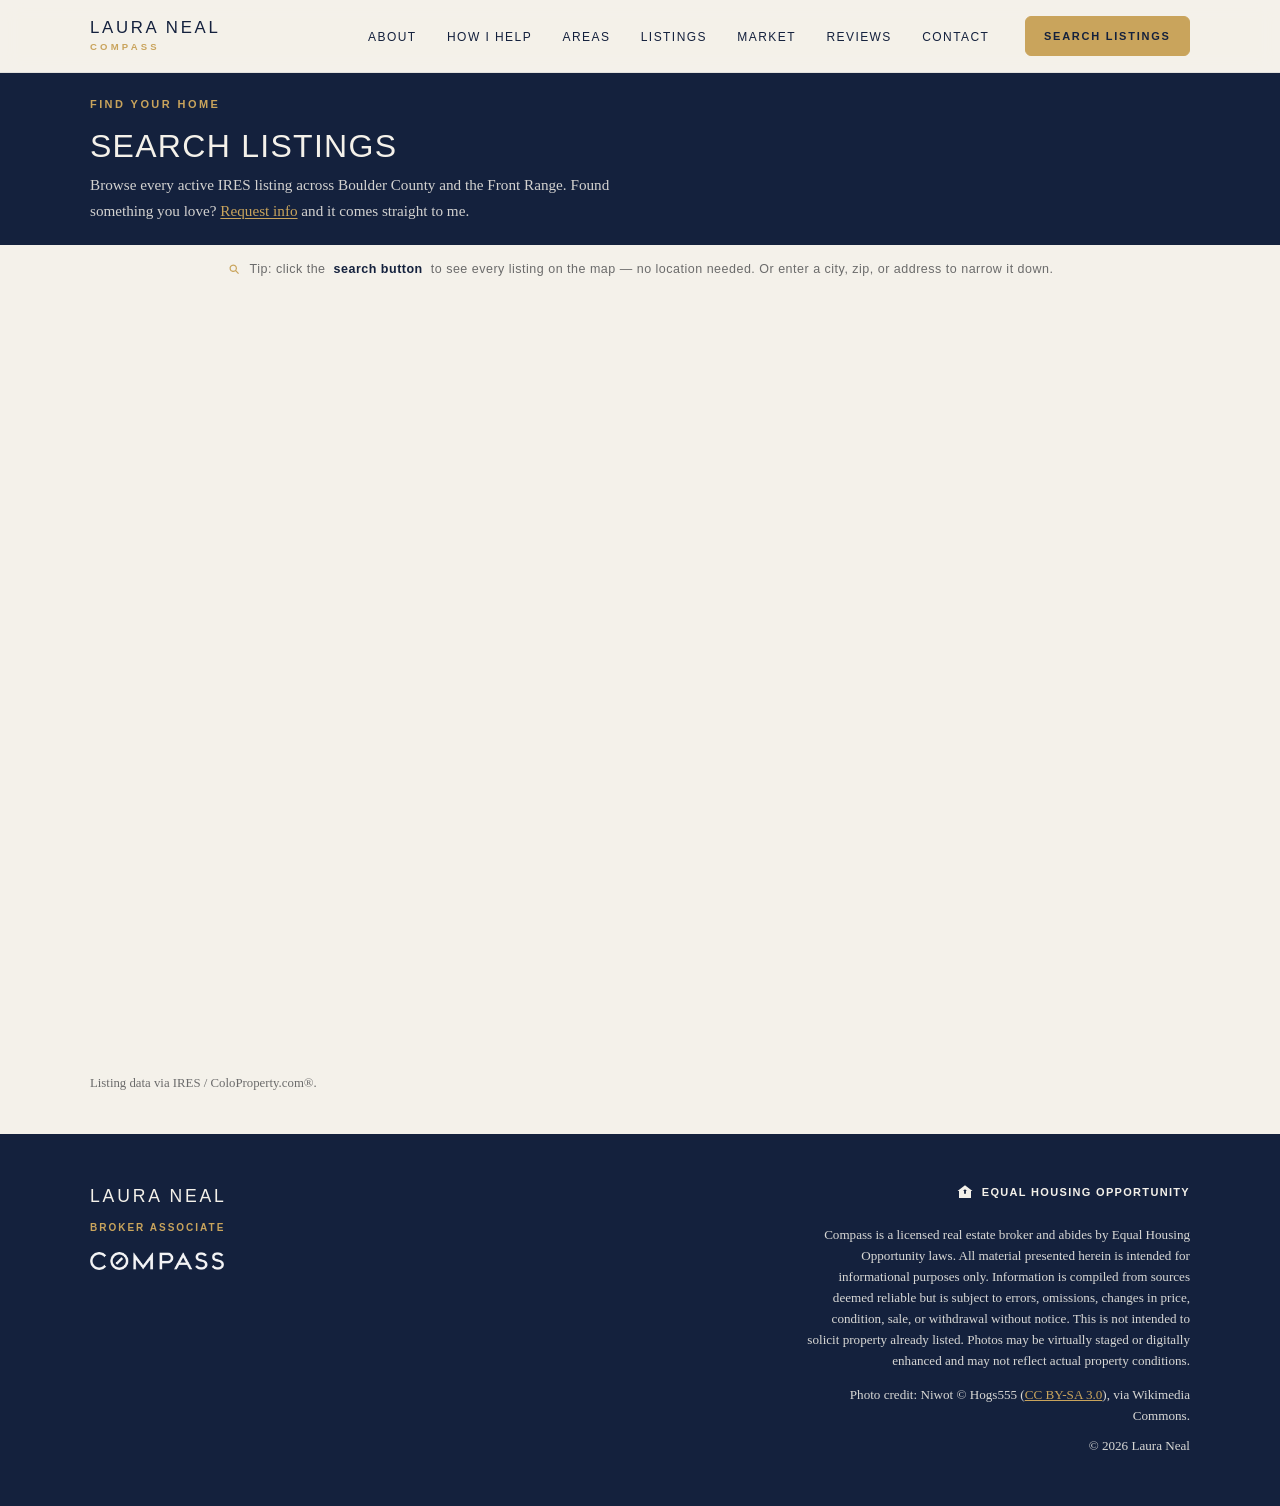
<file: search.html>
<!DOCTYPE html>
<html lang="en">
<head>
  <meta charset="UTF-8">
  <meta name="viewport" content="width=device-width, initial-scale=1.0">
  <title>Search Listings — Laura Neal · Compass</title>
  <meta name="description" content="Search every active IRES MLS listing across Boulder County and the Front Range, with Laura Neal, Broker Associate at Compass.">
  <link rel="canonical" href="https://lauranealhomes.com/search.html">
  <meta property="og:type" content="website">
  <meta property="og:url" content="https://lauranealhomes.com/search.html">
  <meta property="og:title" content="Search Listings — Laura Neal · Compass">
  <meta property="og:description" content="Search every active IRES MLS listing across Boulder County and the Front Range.">
  <meta property="og:image" content="https://lauranealhomes.com/assets/hero.jpg">

  <link rel="icon" href="data:image/svg+xml,%3Csvg xmlns='http://www.w3.org/2000/svg' viewBox='0 0 32 32'%3E%3Crect width='32' height='32' rx='6' fill='%2314213d'/%3E%3Ctext x='16' y='22' font-family='Helvetica,Arial,sans-serif' font-size='15' font-weight='600' fill='%23c9a45c' text-anchor='middle'%3ELN%3C/text%3E%3C/svg%3E">
  <link rel="stylesheet" href="css/styles.css">
</head>
<body>

  <a class="skip-link" href="#main">Skip to content</a>

  <header class="site-header" id="top">
    <div class="container header-inner">
      <a href="index.html" class="wordmark" aria-label="Laura Neal — home">
        <span class="wordmark-main">Laura Neal</span>
        <span class="wordmark-sub">Compass</span>
      </a>
      <nav class="nav" id="primary-nav" aria-label="Primary">
        <ul class="nav-list">
          <li><a href="index.html#about">About</a></li>
          <li><a href="index.html#help">How I Help</a></li>
          <li><a href="index.html#areas">Areas</a></li>
          <li><a href="index.html#listings">Listings</a></li>
          <li><a href="index.html#market">Market</a></li>
          <li><a href="index.html#reviews">Reviews</a></li>
          <li><a href="index.html#contact">Contact</a></li>
        </ul>
        <a class="btn btn-sm nav-cta" href="search.html">Search Listings</a>
      </nav>
      <button class="nav-toggle" aria-label="Menu" aria-expanded="false" aria-controls="primary-nav">
        <span class="nav-toggle-bar"></span><span class="nav-toggle-bar"></span><span class="nav-toggle-bar"></span>
      </button>
    </div>
  </header>

  <main id="main">

    <section class="search-intro band">
      <div class="container">
        <p class="eyebrow">Find Your Home</p>
        <h1 class="section-title">Search Listings</h1>
        <p class="search-lead">Browse every active IRES listing across Boulder County and the Front Range. Found something you love? <a href="index.html#contact">Request info</a> and it comes straight to me.</p>
      </div>
    </section>

    <section class="idx-section">
      <p class="idx-hint container">
        <svg class="idx-hint-icon" viewBox="0 0 24 24" width="15" height="15" aria-hidden="true"><path fill="currentColor" d="M10 4a6 6 0 1 0 3.46 10.9l4.32 4.31 1.41-1.41-4.31-4.32A6 6 0 0 0 10 4Zm0 2a4 4 0 1 1 0 8 4 4 0 0 1 0-8Z"/></svg>
        Tip: click the <strong>search button</strong> to see every listing on the map — no location needed. Or enter a city, zip, or address to narrow it down.
      </p>
      <!-- IRES ColoProperty framed search (leads from "Request Info" route to Laura). -->
      <div class="idx-frame">
        <iframe src="https://www.coloproperty.com/framer/2388" title="Search IRES MLS listings" width="100%" height="1000" loading="lazy" allow="geolocation"></iframe>
      </div>
      <p class="idx-note container">Listing data via IRES / ColoProperty.com®.</p>
    </section>

  </main>

  <footer class="site-footer">
    <div class="container footer-inner">
      <div class="footer-brand">
        <span class="footer-name">Laura Neal</span>
        <span class="footer-title">Broker Associate</span>
        <img class="footer-compass" src="assets/compass-white.png" alt="Compass" width="134" height="18">
      </div>
      <div class="footer-meta">
        <p class="footer-disclosure">
          <span class="eho" role="img" aria-label="Equal Housing Opportunity">
            <svg viewBox="0 0 24 24" width="18" height="18" aria-hidden="true" focusable="false">
              <path fill="currentColor" d="M12 3 2 10.5h2V20h16v-9.5h2L12 3Zm0 5.2 2.6 2.6h-1.4v3.4h-2.4v-3.4H9.4L12 8.2Z"/>
            </svg>
            Equal Housing Opportunity
          </span>
        </p>
        <p class="footer-fine">Compass is a licensed real estate broker and abides by Equal Housing Opportunity laws. All material presented herein is intended for informational purposes only. Information is compiled from sources deemed reliable but is subject to errors, omissions, changes in price, condition, sale, or withdrawal without notice. This is not intended to solicit property already listed. Photos may be virtually staged or digitally enhanced and may not reflect actual property conditions.</p>
        <p class="footer-fine footer-credit">Photo credit: Niwot © Hogs555 (<a href="https://creativecommons.org/licenses/by-sa/3.0/" target="_blank" rel="noopener">CC BY-SA 3.0</a>), via Wikimedia Commons.</p>
        <p class="footer-copy">© 2026 Laura Neal</p>
      </div>
    </div>
  </footer>

  <script src="js/main.js"></script>
</body>
</html>
</file>
<file: css/styles.css>
/* =====================================================================
   Laura Neal — Broker Associate, Compass
   Modern Editorial: deep navy + gold, warm cream, airy whitespace.
   Single-page stylesheet. Organized by: tokens / base / layout /
   components / sections / responsive.
   ===================================================================== */

/* ---------- TOKENS ---------- */
:root {
  --navy:#14213d; --navy-2:#2d4263; --gold:#c9a45c; --cream:#f4f1ea;
  --ink:#1c1c1c; --muted:#6b6b6b; --white:#ffffff;
  --font-head:'Helvetica Neue',Arial,sans-serif; /* headings: uppercase, light/medium */
  --font-body:Georgia,'Times New Roman',serif;    /* body + serif accents */
  --h1:clamp(2.4rem,6vw,4rem); --h2:clamp(1.8rem,4vw,2.6rem); --h3:1.25rem; --body:1.0625rem;
  --space-section:clamp(4rem,9vw,7rem); --maxw:1140px; --radius:6px;
  --header-h:72px;
  --shadow-sm:0 2px 10px rgba(20,33,61,.06);
  --shadow-md:0 18px 50px -18px rgba(20,33,61,.35);
}

/* ---------- RESET / BASE ---------- */
*,*::before,*::after { box-sizing:border-box; }
* { margin:0; }
@media (prefers-reduced-motion: no-preference) {
  html { scroll-behavior:smooth; }
}
html { scroll-padding-top:calc(var(--header-h) + 12px); }
body {
  font-family:var(--font-body);
  font-size:var(--body);
  line-height:1.7;
  color:var(--ink);
  background:var(--cream);
  -webkit-font-smoothing:antialiased;
  text-rendering:optimizeLegibility;
}
img { display:block; max-width:100%; height:auto; }
a { color:inherit; }
button { font:inherit; cursor:pointer; }

/* ---------- ACCESSIBILITY: skip link + focus ---------- */
/* Skip link: visually hidden until focused, then pinned top-left. */
.skip-link {
  position:absolute; top:.5rem; left:.5rem; z-index:1000;
  background:var(--navy); color:var(--cream);
  font-family:var(--font-head); font-size:12px; letter-spacing:.12em;
  text-transform:uppercase; font-weight:600; text-decoration:none;
  padding:.7rem 1.1rem; border-radius:var(--radius);
  border:2px solid var(--gold);
  transform:translateY(-150%); transition:transform .2s ease;
}
.skip-link:focus { transform:translateY(0); }

/* Clear, consistent focus ring on all interactive elements. */
a:focus-visible,
button:focus-visible,
input:focus-visible,
textarea:focus-visible,
.btn:focus-visible {
  outline:3px solid var(--gold);
  outline-offset:3px;
  border-radius:var(--radius);
}
/* On the navy hero/bands a gold ring can be low-contrast against gold buttons;
   keep the gold ring but add a navy inner edge for separation on light controls. */
.band input:focus-visible,
.band textarea:focus-visible { outline-offset:2px; box-shadow:0 0 0 2px var(--navy); }

/* ---------- LAYOUT HELPERS ---------- */
.container { max-width:var(--maxw); margin-inline:auto; padding-inline:1.25rem; }
.section { padding-block:var(--space-section); }
.band { background:var(--navy); color:var(--cream); }

/* ---------- TYPOGRAPHY ---------- */
.eyebrow {
  font-family:var(--font-head);
  font-size:11px; letter-spacing:.22em; text-transform:uppercase;
  color:var(--gold); font-weight:600; margin-bottom:1rem;
}
.section-title {
  font-family:var(--font-head);
  font-weight:300; line-height:1.1;
  font-size:var(--h2); letter-spacing:.04em; text-transform:uppercase;
  color:var(--navy);
}
.band .section-title { color:var(--cream); }
.section-head { max-width:46ch; margin-bottom:clamp(2rem,4vw,3rem); }

.text-link {
  font-family:var(--font-head);
  font-size:12px; letter-spacing:.14em; text-transform:uppercase;
  font-weight:600; color:var(--navy); text-decoration:none;
  display:inline-flex; align-items:center; gap:.5rem;
  border-bottom:1px solid var(--gold); padding-bottom:3px;
  transition:gap .25s ease, color .25s ease;
}
.text-link:hover { gap:.85rem; color:var(--gold); }
.band .text-link { color:var(--cream); border-bottom-color:var(--cream); }

/* ---------- BUTTONS ---------- */
.btn {
  display:inline-block;
  font-family:var(--font-head);
  font-size:12.5px; letter-spacing:.16em; text-transform:uppercase; font-weight:600;
  background:var(--gold); color:var(--navy);
  padding:.95rem 1.8rem; border:1px solid var(--gold);
  border-radius:var(--radius); text-decoration:none;
  transition:transform .2s ease, box-shadow .25s ease, background .25s ease;
}
.btn:hover { transform:translateY(-2px); box-shadow:0 12px 28px -10px rgba(201,164,92,.6); }
.btn-sm { padding:.6rem 1.15rem; font-size:11px; }
.btn-ghost {
  background:transparent; color:var(--navy); border:1px solid var(--navy);
}
.btn-ghost:hover { background:var(--navy); color:var(--cream); box-shadow:none; }
.btn-ghost-light { color:var(--cream); border-color:rgba(244,241,234,.55); }
.btn-ghost-light:hover { background:var(--cream); color:var(--navy); border-color:var(--cream); }

/* ---------- MEDIA PLACEHOLDERS ---------- */
/* Tasteful navy/gold gradient blocks with a label; swap for real <img>.
   Containers below carry explicit aspect-ratio (hero is inset:0; portrait 4/5;
   listing 3/2) so swapped-in images inherit dimensions and cause no layout shift.
   When adding real below-the-fold imgs (headshot, listing photos), include
   loading="lazy" decoding="async" plus width/height (or rely on these ratios).
   The hero image is above the fold — leave it eager (no lazy). */
.media-label {
  font-family:var(--font-head);
  font-size:10.5px; letter-spacing:.2em; text-transform:uppercase;
  color:rgba(244,241,234,.65);
}
.hero-media, .portrait-placeholder, .listing-media {
  background:
    radial-gradient(120% 120% at 80% 0%, rgba(201,164,92,.28), transparent 55%),
    linear-gradient(150deg, var(--navy) 0%, var(--navy-2) 100%);
  display:flex; align-items:center; justify-content:center;
  position:relative; overflow:hidden;
}
/* subtle grid texture on placeholders */
.hero-media::after, .portrait-placeholder::after, .listing-media::after {
  content:""; position:absolute; inset:0; opacity:.5;
  background-image:
    linear-gradient(rgba(244,241,234,.045) 1px, transparent 1px),
    linear-gradient(90deg, rgba(244,241,234,.045) 1px, transparent 1px);
  background-size:42px 42px;
  pointer-events:none;
}

/* =====================================================================
   HEADER / NAV
   ===================================================================== */
.site-header {
  position:sticky; top:0; z-index:100;
  background:rgba(244,241,234,.88);
  backdrop-filter:saturate(140%) blur(10px);
  border-bottom:1px solid rgba(20,33,61,.08);
}
.header-inner {
  display:flex; align-items:center; justify-content:space-between;
  min-height:var(--header-h);
}
.wordmark { text-decoration:none; display:flex; flex-direction:column; line-height:1; }
.wordmark-main {
  font-family:var(--font-head); font-weight:500;
  letter-spacing:.16em; text-transform:uppercase; color:var(--navy);
  font-size:1.05rem;
}
.wordmark-sub {
  font-family:var(--font-head); font-size:9.5px; letter-spacing:.34em;
  text-transform:uppercase; color:var(--gold); margin-top:5px; font-weight:600;
}
.nav { display:flex; align-items:center; gap:2.2rem; }
.nav-list { list-style:none; display:flex; gap:1.9rem; padding:0; }
.nav-list a {
  font-family:var(--font-head);
  font-size:12px; letter-spacing:.12em; text-transform:uppercase; font-weight:500;
  color:var(--navy); text-decoration:none; position:relative; padding-bottom:4px;
}
.nav-list a::after {
  content:""; position:absolute; left:0; bottom:0; height:1.5px; width:0;
  background:var(--gold); transition:width .28s ease;
}
.nav-list a:hover::after { width:100%; }

.nav-toggle {
  display:none; background:none; border:0; padding:8px;
  width:42px; height:42px; flex-direction:column; gap:5px;
  align-items:center; justify-content:center;
}
.nav-toggle-bar {
  display:block; width:24px; height:2px; background:var(--navy);
  transition:transform .3s ease, opacity .2s ease;
}
.nav-toggle[aria-expanded="true"] .nav-toggle-bar:nth-child(1) { transform:translateY(7px) rotate(45deg); }
.nav-toggle[aria-expanded="true"] .nav-toggle-bar:nth-child(2) { opacity:0; }
.nav-toggle[aria-expanded="true"] .nav-toggle-bar:nth-child(3) { transform:translateY(-7px) rotate(-45deg); }

/* =====================================================================
   HERO
   ===================================================================== */
.hero {
  position:relative; min-height:80vh;
  display:grid; grid-template-columns:minmax(0,1fr); align-items:center; /* full-width column → copy aligns to the site gutter */
  background:var(--navy); color:var(--cream); overflow:hidden;
}
.hero-media { position:absolute; inset:0; }
.hero-media .media-label { position:absolute; bottom:1.25rem; right:1.5rem; }
.hero-photo { position:absolute; inset:0; width:100%; height:100%; object-fit:cover; }
.hero::before { /* readability overlay: dark band on the left behind the text, fading
                   to clear on the right so the photo shows; subtle base for the scroll cue. */
  content:""; position:absolute; inset:0; z-index:1;
  background:
    linear-gradient(0deg, rgba(20,33,61,.40) 0%, rgba(20,33,61,0) 26%),
    linear-gradient(90deg, rgba(20,33,61,.84) 0%, rgba(20,33,61,.56) 30%, rgba(20,33,61,.20) 58%, rgba(20,33,61,0) 86%);
}
/* Full-width centered container (aligns hero copy to the same left gutter as the
   rest of the site); the copy itself is capped and left-aligned. */
.hero-inner { position:relative; z-index:2; width:100%; padding-block:clamp(5rem,12vh,8rem); }
.hero-inner > * { max-width:600px; }
.hero-title {
  font-family:var(--font-head); font-weight:300;
  font-size:var(--h1); letter-spacing:.05em; text-transform:uppercase;
  line-height:1; margin:.4rem 0 1.4rem;
}
.hero-tagline {
  font-family:var(--font-body); font-style:italic;
  font-size:clamp(1.25rem,2.6vw,1.7rem); color:var(--gold);
  line-height:1.35; max-width:30ch; position:relative; padding-top:1.4rem;
}
.hero-tagline::before {
  content:""; position:absolute; top:0; left:0; width:56px; height:2px; background:var(--gold);
}
.hero-sub { margin:1.5rem 0 2.4rem; max-width:48ch; color:rgba(244,241,234,.86); }
.hero-actions { display:flex; flex-wrap:wrap; gap:1rem; }

/* =====================================================================
   ABOUT
   ===================================================================== */
.about-grid {
  display:grid; grid-template-columns:0.85fr 1.15fr; gap:clamp(2rem,6vw,5rem);
  align-items:center;
}
.about-portrait { position:relative; }
.portrait-placeholder {
  aspect-ratio:4/5; width:100%; border-radius:var(--radius);
}
.portrait-placeholder .media-label { position:relative; z-index:1; }
.portrait-photo { display:block; aspect-ratio:4/5; width:100%; object-fit:cover; object-position:center top; border-radius:var(--radius); }
/* gold frame accent */
.about-portrait::before {
  content:""; position:absolute; inset:auto -14px -14px auto;
  width:60%; height:60%; border:1px solid var(--gold); border-radius:var(--radius);
  z-index:-1;
}
.about-text p:not(.eyebrow) { color:var(--ink); max-width:60ch; margin-top:1.2rem; }
.about-text .section-title { margin-bottom:.6rem; }

/* =====================================================================
   HOW I HELP
   ===================================================================== */
.help-grid {
  display:grid; grid-template-columns:repeat(2,1fr); gap:1.5rem;
}
.help-card {
  background:var(--white); border:1px solid rgba(20,33,61,.08);
  border-radius:var(--radius); padding:clamp(2rem,4vw,3rem);
  position:relative; box-shadow:var(--shadow-sm);
  transition:transform .25s ease, box-shadow .3s ease;
  border-top:3px solid var(--gold);
}
.help-card:hover { transform:translateY(-4px); box-shadow:var(--shadow-md); }
.help-num {
  font-family:var(--font-head); font-size:13px; letter-spacing:.2em;
  color:var(--gold); font-weight:700;
}
.help-card-title {
  font-family:var(--font-head); font-weight:400; font-size:1.4rem;
  letter-spacing:.05em; text-transform:uppercase; color:var(--navy);
  margin:.6rem 0 .9rem;
}
.help-card p { color:var(--muted); margin-bottom:1.6rem; }

/* =====================================================================
   FEATURED LISTINGS
   ===================================================================== */
.listing-card {
  background:var(--white); border-radius:var(--radius); overflow:hidden;
  border:1px solid rgba(20,33,61,.08); box-shadow:var(--shadow-sm);
  transition:transform .25s ease, box-shadow .3s ease;
}
.listing-card:hover { transform:translateY(-6px); box-shadow:var(--shadow-md); }
.listing-media { aspect-ratio:3/2; width:100%; }
.listing-media img { position:absolute; inset:0; width:100%; height:100%; object-fit:cover; }
.listing-media .listing-tag {
  position:absolute; top:1rem; left:1rem; z-index:1;
  font-family:var(--font-head); font-size:10px; letter-spacing:.16em;
  text-transform:uppercase; font-weight:600;
  background:var(--gold); color:var(--navy);
  padding:.35rem .7rem; border-radius:3px;
}
.listing-body { padding:1.6rem 1.6rem 1.9rem; }
.listing-price {
  font-family:var(--font-head); font-weight:500; font-size:1.5rem;
  color:var(--navy); letter-spacing:.02em;
}
.listing-address { color:var(--muted); margin:.3rem 0 .55rem; }
.listing-specs {
  font-family:var(--font-head); font-size:11.5px; letter-spacing:.1em;
  text-transform:uppercase; color:var(--navy); font-weight:500; margin-bottom:.55rem;
}
.listing-note { color:var(--muted); font-size:.95rem; margin-bottom:1.3rem; }
.listings-cta { text-align:center; margin-top:3rem; }

/* =====================================================================
   MARKET INSIGHTS
   ===================================================================== */
/* Frame holding the live Infosparks iframe. Native chart is 800x600 (4:3);
   it caps at that on desktop and scales down proportionally on smaller screens. */
.market-embed {
  max-width:820px; margin-inline:auto; padding:8px;
  border:1px solid rgba(20,33,61,.12); border-radius:var(--radius);
  background:var(--white); box-shadow:var(--shadow-sm);
}
/* Holds the fixed-size chart and reserves a 4:3 box; JS scales the iframe to fit. */
.market-frame {
  position:relative; width:100%; max-width:800px; margin-inline:auto;
  aspect-ratio:4 / 3; overflow:hidden;
}
.market-frame iframe {
  position:absolute; top:0; left:0; width:800px; height:600px; border:0;
  transform-origin:top left;
}
.market-source {
  text-align:center; color:var(--muted); font-size:.82rem; margin-top:.9rem;
}
.market-cta { text-align:center; margin-top:2rem; }

/* =====================================================================
   VALUATION BAND
   ===================================================================== */
.valuation-inner {
  display:grid; grid-template-columns:1fr 1fr; gap:clamp(2.5rem,6vw,5rem);
  align-items:start;
}
.valuation-head { max-width:42ch; }
.valuation-lead { color:rgba(244,241,234,.85); margin-top:1.2rem; }

/* ---------- FORMS (shared) ---------- */
.form { display:grid; grid-template-columns:1fr 1fr; gap:1.1rem 1.2rem; }
.field { display:flex; flex-direction:column; gap:.45rem; }
.field-full { grid-column:1 / -1; }
.field label {
  font-family:var(--font-head); font-size:11px; letter-spacing:.14em;
  text-transform:uppercase; font-weight:600; color:inherit; opacity:.92;
}
.field .req { color:var(--gold); }
.field input, .field textarea {
  font-family:var(--font-body); font-size:1rem; color:var(--ink);
  background:var(--cream); border:1px solid rgba(20,33,61,.18);
  border-radius:4px; padding:.75rem .85rem; width:100%;
  transition:border-color .2s ease, box-shadow .2s ease;
}
.band .field input, .band .field textarea {
  background:rgba(244,241,234,.96);
}
.field input:focus, .field textarea:focus {
  outline:none; border-color:var(--gold);
  box-shadow:0 0 0 3px rgba(201,164,92,.25);
}
.field textarea { resize:vertical; }
.form-foot { display:flex; align-items:center; gap:1.2rem; flex-wrap:wrap; }
.hp { position:absolute !important; left:-9999px !important; width:1px; height:1px; overflow:hidden; } /* spam honeypot — keep off-screen */
.footer-credit { font-size:.72rem; margin-top:.5rem; }
.footer-credit a { color:var(--gold); text-decoration:underline; }
.form-status { font-style:italic; color:inherit; opacity:.9; }
.form-fallback { font-size:.95rem; opacity:.85; margin-top:.2rem; }
.form-fallback a { color:var(--gold); }
.contact-form .form-fallback a { color:var(--navy); border-bottom:1px solid var(--gold); text-decoration:none; }

/* =====================================================================
   REVIEWS
   ===================================================================== */
.reviews { background:var(--white); }
.reviews-list { list-style:none; padding:0; display:grid; gap:1.5rem;
  grid-template-columns:repeat(auto-fit, minmax(320px,1fr)); }
.review-card {
  background:var(--cream); border-radius:var(--radius);
  padding:clamp(2rem,4vw,3rem); border-left:3px solid var(--gold);
  position:relative;
}
.review-card::before {
  content:"\201C"; position:absolute; top:-.1em; right:.4rem;
  font-family:Georgia,serif; font-size:6rem; color:rgba(201,164,92,.25); line-height:1;
}
.stars { color:var(--gold); font-size:1.05rem; letter-spacing:.18em; margin-bottom:1.2rem; }
.review-quote {
  font-family:var(--font-body); font-style:italic; font-size:1.2rem;
  line-height:1.6; color:var(--navy); max-width:54ch;
}
.review-author {
  font-family:var(--font-head); font-size:12px; letter-spacing:.12em;
  text-transform:uppercase; font-weight:600; color:var(--ink); margin-top:1.4rem;
}
.review-role { color:var(--muted); font-weight:400; letter-spacing:.08em; }
.reviews-cta { margin-top:2.5rem; }

/* =====================================================================
   CONTACT
   ===================================================================== */
.contact { background:var(--cream); }
.contact-grid {
  display:grid; grid-template-columns:0.85fr 1.15fr; gap:clamp(2.5rem,6vw,5rem);
  align-items:start;
}
.contact-blurb { color:var(--muted); margin:1.2rem 0 2rem; max-width:40ch; }
.contact-list { list-style:none; padding:0; display:grid; gap:1.4rem; }
.contact-label {
  display:block; font-family:var(--font-head); font-size:10.5px;
  letter-spacing:.18em; text-transform:uppercase; color:var(--gold);
  font-weight:600; margin-bottom:.35rem;
}
.contact-value {
  font-family:var(--font-head); font-size:1.25rem; letter-spacing:.02em;
  color:var(--navy); text-decoration:none; font-weight:400;
  border-bottom:1px solid var(--gold);
}
.contact-value:hover { color:var(--gold); }

/* =====================================================================
   FOOTER
   ===================================================================== */
.site-footer { background:var(--navy); color:var(--cream); padding-block:3rem; }
.footer-inner {
  display:flex; justify-content:space-between; gap:2rem; flex-wrap:wrap;
  align-items:flex-start;
}
.footer-name {
  display:block; font-family:var(--font-head); font-weight:500;
  letter-spacing:.16em; text-transform:uppercase; font-size:1.1rem;
}
.footer-title {
  font-family:var(--font-head); font-size:10px; letter-spacing:.2em;
  text-transform:uppercase; color:var(--gold); font-weight:600;
}
.footer-meta { max-width:46ch; text-align:right; }
.eho {
  display:inline-flex; align-items:center; gap:.5rem; color:var(--cream);
  font-family:var(--font-head); font-size:11px; letter-spacing:.12em;
  text-transform:uppercase; font-weight:600;
}
/* Opacity bumped to .88 so cream-on-navy fine print clears WCAG AA at this size. */
.footer-fine { font-size:.82rem; color:rgba(244,241,234,.88); line-height:1.6; margin-top:.8rem; }
.footer-copy { font-size:.82rem; color:rgba(244,241,234,.88); margin-top:.6rem; }
.footer-compass { display:block; height:18px; width:auto; margin-top:.7rem; opacity:.95; }

/* =====================================================================
   AREA PAGES (niwot.html, boulder.html, lyons.html, longmont.html)
   ===================================================================== */
.area-hero {
  position:relative; min-height:46vh; display:grid; align-items:end;
  background:var(--navy); color:var(--cream); overflow:hidden;
}
.area-hero-photo { position:absolute; inset:0; width:100%; height:100%; object-fit:cover; }
.area-hero::before {
  content:""; position:absolute; inset:0; z-index:1;
  background:linear-gradient(0deg, rgba(20,33,61,.85) 0%, rgba(20,33,61,.32) 55%, rgba(20,33,61,.15) 100%);
}
.area-hero-inner { position:relative; z-index:2; width:100%; padding-block:clamp(2.5rem,6vw,4rem); }
.area-back {
  display:inline-block; margin-bottom:1.1rem; text-decoration:none;
  font-family:var(--font-head); font-size:12px; letter-spacing:.14em; text-transform:uppercase;
  font-weight:600; color:rgba(244,241,234,.85);
}
.area-back:hover { color:var(--gold); }
.area-title {
  font-family:var(--font-head); font-weight:300; line-height:1;
  font-size:clamp(2.6rem,7vw,4.5rem); letter-spacing:.04em; text-transform:uppercase;
  margin:.2rem 0 .5rem;
}
.area-tagline { font-family:var(--font-body); font-style:italic; font-size:clamp(1.1rem,2.4vw,1.5rem); color:var(--gold); }

.area-about-inner { max-width:70ch; }
.area-about-inner p { margin-bottom:1.2rem; }
.area-about-inner p:last-child { margin-bottom:0; }

.area-stats-section { padding-top:clamp(2.5rem,6vw,4rem); }
.area-stats {
  display:grid; grid-template-columns:repeat(3, 1fr); gap:1.25rem;
}
.stat-tile {
  background:var(--white); border:1px solid rgba(20,33,61,.10); border-radius:var(--radius);
  box-shadow:var(--shadow-sm); padding:clamp(1.5rem,3vw,2.2rem); text-align:center;
}
.stat-num {
  display:block; font-family:var(--font-head); font-weight:500; color:var(--navy);
  font-size:clamp(1.9rem,4vw,2.6rem); letter-spacing:.01em; line-height:1;
}
.stat-label {
  display:block; margin-top:.7rem; color:var(--muted);
  font-family:var(--font-head); font-size:11.5px; letter-spacing:.1em; text-transform:uppercase;
}
.area-source { margin-top:1.4rem; text-align:center; color:var(--muted); font-size:.8rem; }
.area-market { padding-top:0; }

/* Per-area market chart placeholder (until the Infosparks iframe is added) */
.chart-placeholder {
  display:flex; flex-direction:column; align-items:center; justify-content:center;
  text-align:center; gap:.4rem; padding:clamp(2.5rem,6vw,4rem) 1.5rem;
}
.chart-placeholder .market-chart { width:min(380px,75%); height:auto; opacity:.9; margin-bottom:.6rem; }
.chart-placeholder-label {
  font-family:var(--font-head); text-transform:uppercase; letter-spacing:.12em;
  font-size:12.5px; font-weight:600; color:var(--navy);
}
.chart-placeholder-note { color:var(--muted); font-size:.92rem; }

/* =====================================================================
   SEARCH PAGE (search.html — IRES ColoProperty frame)
   ===================================================================== */
.search-intro { padding-block:clamp(.9rem,2vw,1.35rem); }
.search-intro .section-title { font-size:clamp(1.5rem,3vw,2rem); }
.search-lead { color:rgba(244,241,234,.85); margin-top:.45rem; max-width:70ch; font-size:.95rem; }
.search-lead a { color:var(--gold); text-decoration:underline; text-underline-offset:2px; }
.idx-section { padding:0; }
.idx-hint {
  display:flex; align-items:center; justify-content:center; gap:.5rem; text-align:center;
  color:var(--muted); font-family:var(--font-head); font-size:12.5px; letter-spacing:.04em;
  padding-block:.9rem;
}
.idx-hint-icon { color:var(--gold); flex:none; }
.idx-hint strong { color:var(--navy); font-weight:600; }
.idx-frame { width:100%; background:var(--cream); }
.idx-frame iframe {
  display:block; width:100%; border:0;
  height:calc(100vh - 170px); min-height:760px;
}
.idx-note { display:block; color:var(--muted); font-size:.8rem; padding-block:1.1rem 2.5rem; }

/* =====================================================================
   RESPONSIVE
   ===================================================================== */
@media (max-width:900px) {
  .about-grid, .contact-grid { grid-template-columns:1fr; }
  .valuation-inner { grid-template-columns:1fr; }
  .about-portrait { max-width:420px; }
}

@media (max-width:800px) {
  .nav {
    position:absolute; top:var(--header-h); left:0; right:0;
    flex-direction:column; align-items:stretch; gap:0;
    background:var(--cream); border-bottom:1px solid rgba(20,33,61,.1);
    box-shadow:var(--shadow-md);
    max-height:0; overflow:hidden; opacity:0; visibility:hidden;
    transition:max-height .35s ease, opacity .25s ease, visibility .25s;
  }
  .nav.open { max-height:80vh; opacity:1; visibility:visible; }
  .nav-list { flex-direction:column; gap:0; }
  .nav-list li { border-top:1px solid rgba(20,33,61,.08); }
  .nav-list a { display:block; padding:1.05rem 1.25rem; }
  .nav-list a::after { display:none; }
  .nav-cta { margin:1rem 1.25rem 1.4rem; text-align:center; }
  .nav-toggle { display:flex; }
}

@media (max-width:640px) {
  .help-grid { grid-template-columns:1fr; }
  .form { grid-template-columns:1fr; }
  .footer-inner { flex-direction:column; }
  .footer-meta { text-align:left; }
  .hero-actions .btn { flex:1 1 auto; text-align:center; }
  .area-stats { grid-template-columns:1fr; }
}

/* =====================================================================
   AREAS I SERVE  (static layout — motion lives in the MOTION block below)
   ===================================================================== */
.areas-grid {
  display:grid; grid-template-columns:repeat(4, 1fr); gap:1.25rem;
}
.area-card {
  position:relative; display:block; aspect-ratio:3/4;
  border-radius:var(--radius); overflow:hidden; text-decoration:none;
  /* navy/gold gradient placeholder, consistent with .hero-media etc. */
  background:
    radial-gradient(120% 120% at 80% 0%, rgba(201,164,92,.30), transparent 55%),
    linear-gradient(150deg, var(--navy) 0%, var(--navy-2) 100%);
  box-shadow:var(--shadow-sm);
}
/* photo fills the card; gradient above shows through only if it fails to load */
.area-photo {
  position:absolute; inset:0; width:100%; height:100%; object-fit:cover;
  z-index:0; transition:transform .5s ease;
}
.area-card:hover .area-photo,
.area-card:focus-visible .area-photo { transform:scale(1.05); }
/* permanent bottom scrim so the area name stays readable over any photo */
.area-card::after {
  content:""; position:absolute; inset:0; z-index:1; pointer-events:none;
  background:linear-gradient(180deg, rgba(20,33,61,0) 42%, rgba(20,33,61,.78) 100%);
}
.area-name {
  position:absolute; left:1.1rem; bottom:1.1rem; z-index:3;
  font-family:var(--font-head); font-weight:400; font-size:1.35rem;
  letter-spacing:.06em; text-transform:uppercase; color:var(--cream);
}
.area-overlay {
  position:absolute; inset:0; z-index:2;
  display:flex; align-items:center; justify-content:center;
  background:linear-gradient(180deg, rgba(20,33,61,.10) 0%, rgba(20,33,61,.78) 100%);
  opacity:0; transition:opacity .35s ease;
}
.area-explore {
  font-family:var(--font-head); font-size:12px; letter-spacing:.18em;
  text-transform:uppercase; font-weight:600; color:var(--gold);
  border:1px solid var(--gold); padding:.6rem 1.1rem; border-radius:var(--radius);
  transform:translateY(8px); transition:transform .35s ease;
}
.area-card:hover .area-overlay,
.area-card:focus-visible .area-overlay { opacity:1; }
.area-card:hover .area-explore,
.area-card:focus-visible .area-explore { transform:translateY(0); }

/* =====================================================================
   FEATURED LISTINGS — CAROUSEL
   Base styles (no motion). .is-carousel is added by JS only when 2+ slides.
   With a single slide the track behaves like the original single card.
   ===================================================================== */
.carousel { position:relative; }
.carousel-viewport { overflow:hidden; }
.carousel-track {
  display:grid; grid-auto-flow:column;
  grid-auto-columns:minmax(320px, 1fr);
  gap:1.75rem;
}
/* Single-slide / no-JS fallback: one centered card, capped width like a grid cell */
.carousel:not(.is-carousel) .carousel-track {
  grid-auto-columns:minmax(0, 1fr);
}
/* When carousel is active, each slide fills the viewport and we slide via transform */
.carousel.is-carousel .carousel-track {
  grid-auto-columns:100%;
  gap:0;
  transform:translateX(calc(var(--slide-index, 0) * -100%));
}
.carousel.is-carousel .listing-card { margin-inline:auto; max-width:520px; }

.carousel-arrow {
  position:absolute; top:38%; transform:translateY(-50%); z-index:3;
  width:46px; height:46px; border-radius:50%;
  background:var(--cream); border:1px solid rgba(20,33,61,.18);
  color:var(--navy); font-size:1.6rem; line-height:1;
  display:flex; align-items:center; justify-content:center;
  box-shadow:var(--shadow-sm);
}
.carousel-arrow:hover { background:var(--navy); color:var(--cream); border-color:var(--navy); }
.carousel-prev { left:6px; }
.carousel-next { right:6px; }
.carousel-arrow[hidden] { display:none; }

.carousel-dots {
  display:flex; justify-content:center; gap:.6rem; margin-top:1.6rem;
}
.carousel-dots[hidden] { display:none; }
.carousel-dot {
  width:9px; height:9px; padding:0; border-radius:50%;
  background:rgba(20,33,61,.22); border:0;
}
.carousel-dot[aria-selected="true"] { background:var(--gold); }

/* ---------- Listing card hover overlay + image zoom ---------- */
.listing-overlay {
  position:absolute; inset:0; z-index:2;
  display:flex; align-items:center; justify-content:center;
  background:linear-gradient(180deg, rgba(20,33,61,.05) 0%, rgba(20,33,61,.55) 100%);
  opacity:0; transition:opacity .35s ease;
}
.listing-overlay-btn {
  font-family:var(--font-head); font-size:11.5px; letter-spacing:.16em;
  text-transform:uppercase; font-weight:600; color:var(--navy);
  background:var(--gold); padding:.7rem 1.3rem; border-radius:var(--radius);
}
/* Overlay is enhancement only; the real .listing-link below remains keyboard-reachable */
.listing-card:hover .listing-overlay,
.listing-card:focus-within .listing-overlay { opacity:1; }

/* =====================================================================
   MOTION — ALL gated under prefers-reduced-motion: no-preference.
   When reduced motion is set, NONE of this applies, so .reveal / hero
   text / scroll cue stay fully visible & static.
   ===================================================================== */
@media (prefers-reduced-motion: no-preference) {

  /* ---------- Hero: Ken-Burns drift ---------- */
  .hero-media {
    animation:kenburns 22s ease-in-out alternate infinite;
    transform-origin:60% 40%;
    will-change:transform;
  }
  @keyframes kenburns {
    from { transform:scale(1) translate3d(0,0,0); }
    to   { transform:scale(1.08) translate3d(-1.5%, -1%, 0); }
  }

  /* ---------- Hero: staggered text load-in ---------- */
  .hero-anim {
    opacity:0; transform:translateY(14px);
    transition:opacity .7s ease, transform .7s ease;
  }
  body.loaded .hero-anim { opacity:1; transform:none; }
  body.loaded .hero-anim:nth-child(1) { transition-delay:.05s; }
  body.loaded .hero-anim:nth-child(2) { transition-delay:.18s; }
  body.loaded .hero-anim:nth-child(3) { transition-delay:.31s; }
  body.loaded .hero-anim:nth-child(4) { transition-delay:.44s; }
  body.loaded .hero-anim:nth-child(5) { transition-delay:.57s; }

  /* ---------- Scroll cue ---------- */
  .scroll-cue { animation:cue-bob 2.2s ease-in-out infinite; }
  @keyframes cue-bob {
    0%,100% { transform:translate(-50%, 0); }
    50%     { transform:translate(-50%, 8px); }
  }
  /* hidden once user scrolls (body.scrolled-cue set in JS) */
  body.scrolled-cue .scroll-cue { opacity:0; pointer-events:none; }

  /* ---------- Scroll-reveal ---------- */
  .reveal {
    opacity:0; transform:translateY(18px);
    transition:opacity .6s ease, transform .6s ease;
    transition-delay:var(--reveal-delay, 0s);
  }
  .reveal.in-view { opacity:1; transform:none; }

  /* ---------- Listing image zoom on hover ---------- */
  .listing-media { transition:transform .5s ease; }
  .listing-card:hover .listing-media,
  .listing-card:focus-within .listing-media { transform:scale(1.04); }

  /* ---------- Carousel slide transition ---------- */
  .carousel.is-carousel .carousel-track { transition:transform .5s ease; }
}

/* =====================================================================
   SCROLL CUE (static layout — visible & usable with motion off)
   ===================================================================== */
.scroll-cue {
  position:absolute; left:50%; bottom:1.6rem; transform:translateX(-50%);
  z-index:3; display:flex; flex-direction:column; align-items:center; gap:.5rem;
  text-decoration:none; color:var(--cream); opacity:.85;
  transition:opacity .4s ease;
}
.scroll-cue:hover { opacity:1; }
.scroll-cue-label {
  font-family:var(--font-head); font-size:9.5px; letter-spacing:.28em;
  text-transform:uppercase; font-weight:600; color:var(--gold);
}
.scroll-cue-chevron {
  width:14px; height:14px; border-right:2px solid var(--cream);
  border-bottom:2px solid var(--cream); transform:rotate(45deg);
}

/* =====================================================================
   STICKY HEADER — scrolled state
   ===================================================================== */
.site-header { transition:background .3s ease, box-shadow .3s ease, border-color .3s ease; }
.header-inner { transition:min-height .3s ease; }
.site-header.scrolled {
  background:rgba(244,241,234,.97);
  box-shadow:0 6px 24px -14px rgba(20,33,61,.45);
  border-bottom-color:rgba(20,33,61,.06);
}
.site-header.scrolled .header-inner { min-height:60px; }

/* =====================================================================
   AREAS — responsive
   ===================================================================== */
@media (max-width:780px) {
  .areas-grid { grid-template-columns:repeat(2, 1fr); }
}
@media (max-width:420px) {
  .areas-grid { grid-template-columns:1fr; }
  .area-card { aspect-ratio:16/9; }
}
</file>
